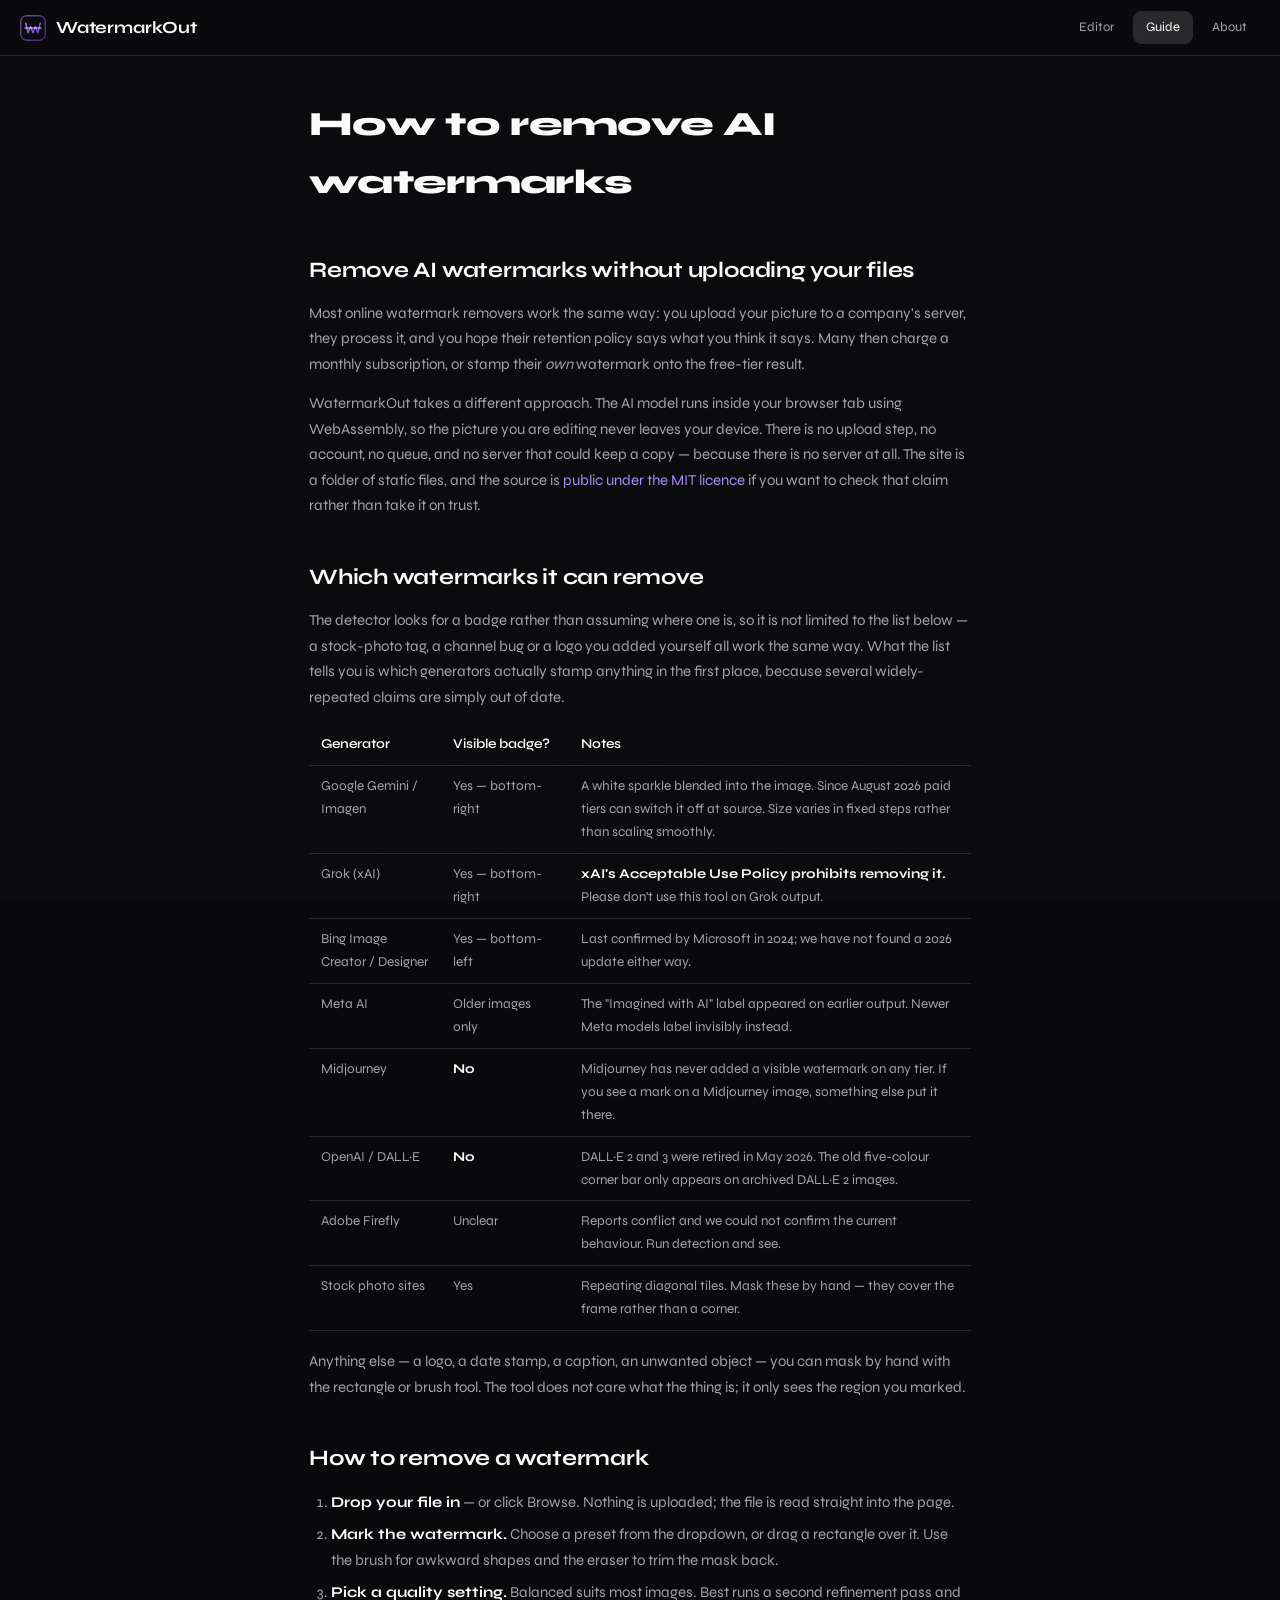
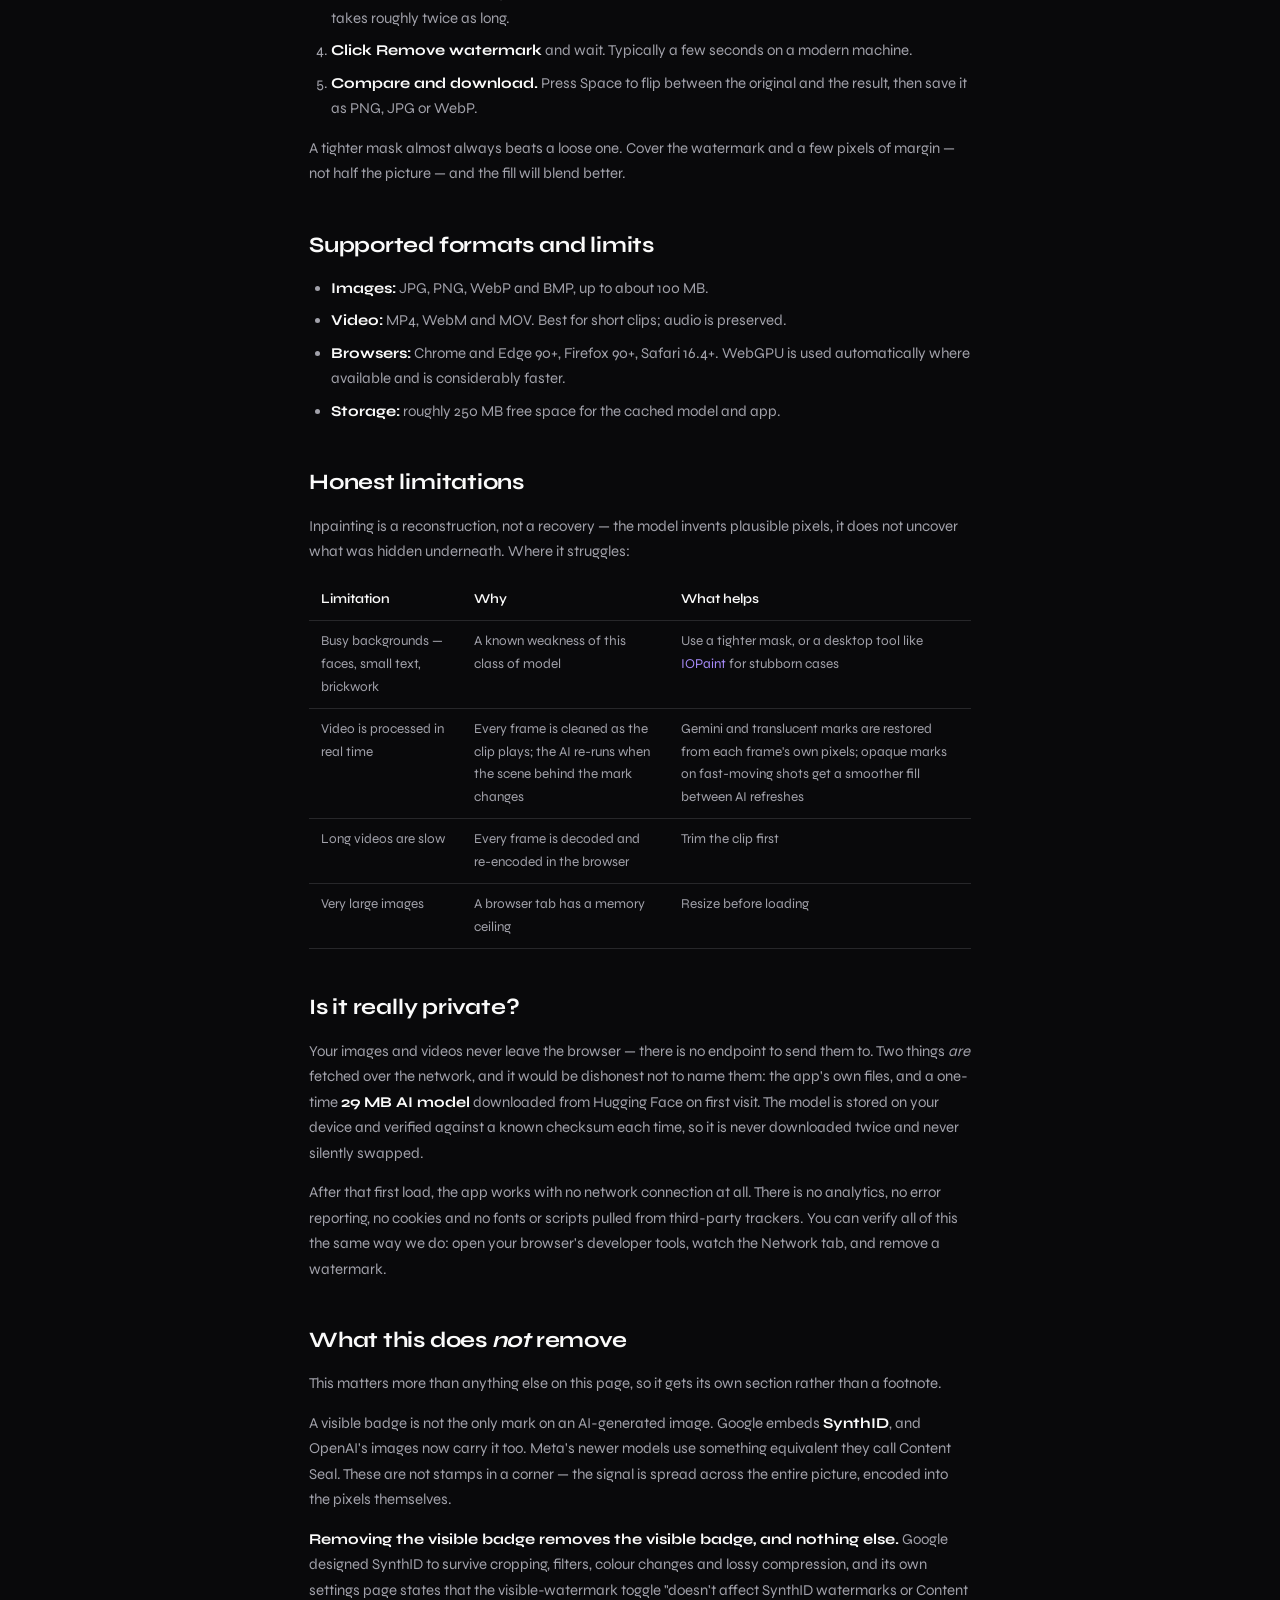
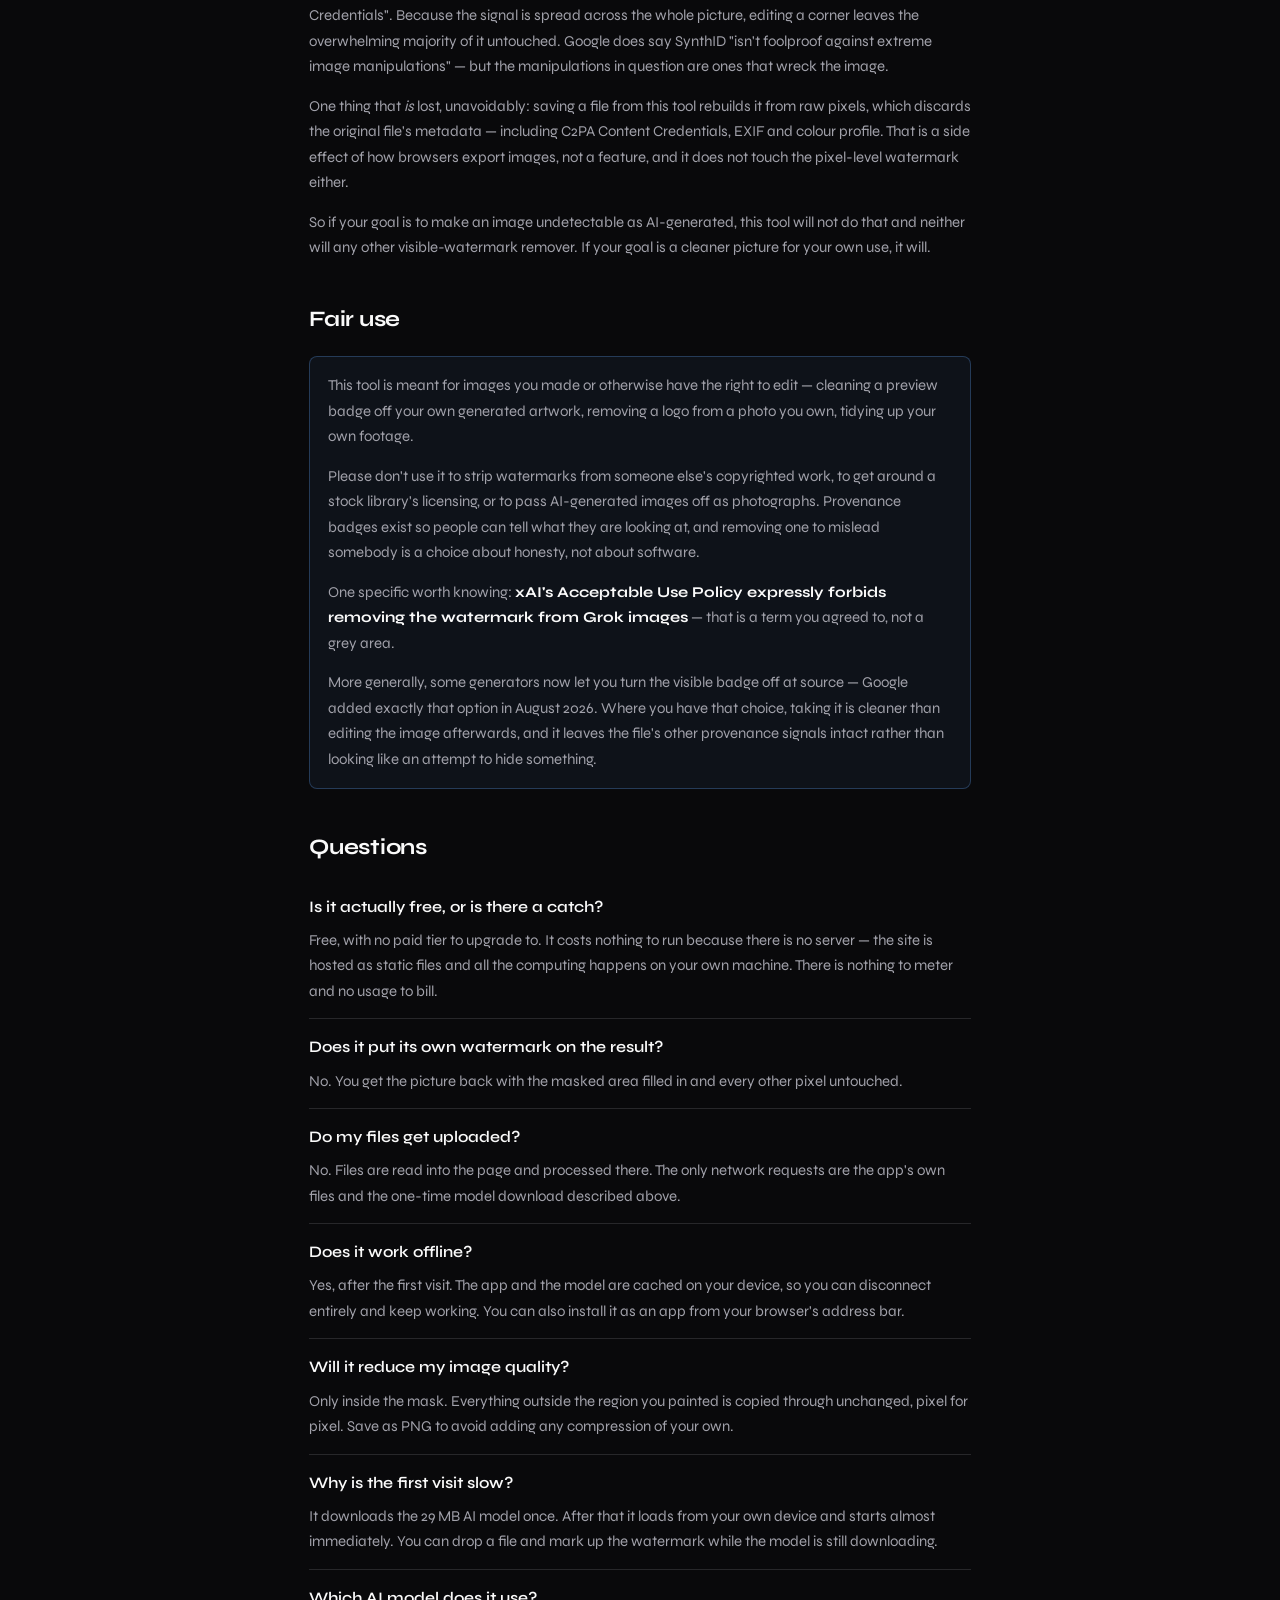
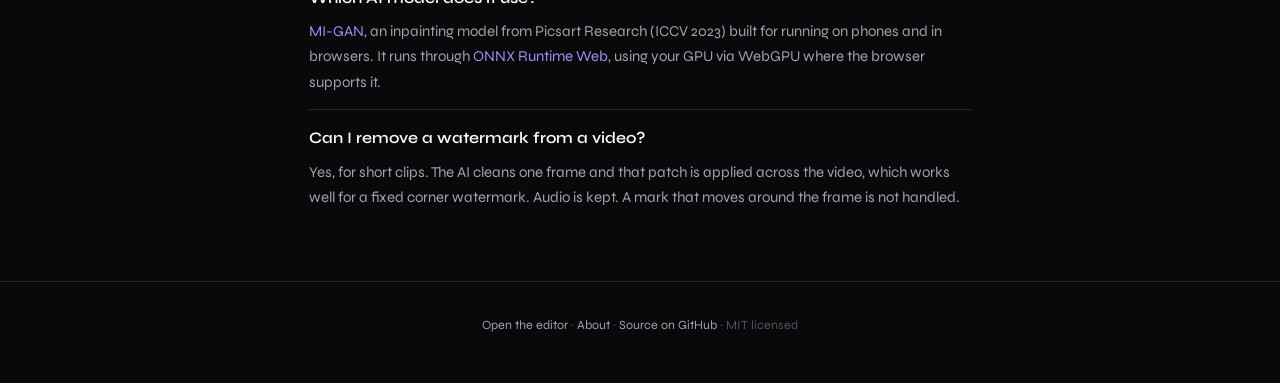
<file: static/guide.html>
<!doctype html>
<html lang="en">
<head>
  <meta charset="utf-8">
  <meta name="viewport" content="width=device-width, initial-scale=1, viewport-fit=cover">

  <!-- ===== Content Security Policy =====
       Defence-in-depth: the ONNX runtime (jsDelivr) and the model (HuggingFace)
       both come from third parties, so this pins exactly which origins the page
       may load code and data from. Notes on the non-obvious bits:
         'wasm-unsafe-eval' — required to compile the ONNX WebAssembly.
         script-src blob:   — ORT runs inference in a Worker it builds at runtime
                              (ort.env.wasm.proxy), and that worker dynamically
                              import()s a blob URL. Dropping blob: here makes the
                              WASM backend fail outright with "Failed to fetch
                              dynamically imported module" — verified, not guessed.
                              worker-src alone does NOT cover that import.
         style-src unsafe-inline — inline style attributes (progress bar widths).
                                   Scripts do NOT get unsafe-inline.
         connect-src hf.co  — HuggingFace redirects model downloads to CDN subdomains.
       frame-ancestors is not valid in a meta tag; sw.js sets it as a real header. -->
  <meta http-equiv="Content-Security-Policy" content="
    default-src 'self';
    base-uri 'self';
    object-src 'none';
    form-action 'none';
    script-src 'self' blob: 'wasm-unsafe-eval' https://cdn.jsdelivr.net;
    worker-src 'self' blob:;
    style-src 'self' 'unsafe-inline';
    font-src 'self';
    img-src 'self' data: blob:;
    media-src 'self' blob:;
    manifest-src 'self';
    connect-src 'self' blob: data: https://cdn.jsdelivr.net https://huggingface.co https://*.huggingface.co https://*.hf.co;
  ">

  <!-- ===== Primary SEO meta ===== -->
  <!-- Title kept under ~60 chars so it isn't truncated in results, and leads
       with the search term rather than the (unknown) brand name. -->
  <title>How to Remove AI Watermarks — Guide &amp; FAQ | WatermarkOut</title>
  <meta name="description" content="How to remove watermarks from Gemini, DALL·E, Midjourney, Firefly, Bing and Meta AI images. Supported formats, honest limits, privacy and FAQ.">
  <meta name="author" content="Prince Ramgarhia (DiceCodes)">
  <meta name="robots" content="index, follow">
  <link rel="canonical" href="https://iamramgarhia.github.io/free-ai-watermark-remover/guide.html">

  <!-- ===== Theme + PWA ===== -->
  <meta name="theme-color" content="#7c3aed">
  <meta name="application-name" content="WatermarkOut">
  <meta name="apple-mobile-web-app-capable" content="yes">
  <meta name="apple-mobile-web-app-status-bar-style" content="black-translucent">
  <meta name="apple-mobile-web-app-title" content="WatermarkOut">
  <meta name="format-detection" content="telephone=no">

  <!-- ===== Open Graph (Facebook, LinkedIn, Slack, Discord previews) ===== -->
  <meta property="og:type" content="website">
  <meta property="og:url" content="https://iamramgarhia.github.io/free-ai-watermark-remover/">
  <meta property="og:title" content="Free AI Watermark Remover — Runs in Your Browser">
  <meta property="og:description" content="Erase watermarks from AI images and short videos. The AI runs in your browser, so your files are never uploaded. Free, open source, no sign-up.">
  <meta property="og:image" content="https://iamramgarhia.github.io/free-ai-watermark-remover/assets/social-preview.png">
  <meta property="og:image:width" content="1200">
  <meta property="og:image:height" content="630">
  <meta property="og:image:alt" content="WatermarkOut — Free AI Watermark Remover">
  <meta property="og:site_name" content="WatermarkOut">
  <meta property="og:locale" content="en_US">

  <!-- ===== Twitter / X Card ===== -->
  <meta name="twitter:card" content="summary_large_image">
  <meta name="twitter:title" content="Free AI Watermark Remover — Runs in Your Browser">
  <meta name="twitter:description" content="Remove watermarks from AI-generated images &amp; videos, entirely in your browser. Free, private, open source.">
  <meta name="twitter:image" content="https://iamramgarhia.github.io/free-ai-watermark-remover/assets/social-preview.png">
  <meta name="twitter:image:alt" content="WatermarkOut interface showing watermark removal">

  <!-- ===== Manifest, icons, fonts ===== -->
  <link rel="manifest" href="manifest.webmanifest">
  <link rel="icon" type="image/svg+xml" href="assets/logo-icon.svg">
  <link rel="apple-touch-icon" href="assets/icons/icon-192.png">

  <!-- Fonts are self-hosted (see css/fonts.css) — no third-party request, so
       the "your files never leave the browser" claim holds for the page too. -->
  <link rel="stylesheet" href="css/fonts.css">
  <link rel="stylesheet" href="css/app.css">
</head>
<body>

  <header class="topbar">
    <div class="brand">
      <img src="assets/logo-icon.svg" alt="" class="brand-icon">
      <span class="brand-name">WatermarkOut</span>
    </div>
    <nav class="topnav">
      <a class="nav-btn" href="index.html">Editor</a>
      <a class="nav-btn active" href="guide.html">Guide</a>
      <a class="nav-btn" href="about.html">About</a>
    </nav>
  </header>

  <article class="page-content">
    <h1 class="guide-title">How to remove AI watermarks</h1>


    <h2>Remove AI watermarks without uploading your files</h2>
    <p>
      Most online watermark removers work the same way: you upload your picture to
      a company's server, they process it, and you hope their retention policy says
      what you think it says. Many then charge a monthly subscription, or stamp
      their <em>own</em> watermark onto the free-tier result.
    </p>
    <p>
      WatermarkOut takes a different approach. The AI model runs inside your
      browser tab using WebAssembly, so the picture you are editing never leaves
      your device. There is no upload step, no account, no queue, and no server
      that could keep a copy — because there is no server at all. The site is a
      folder of static files, and the source is
      <a href="https://github.com/IamRamgarhia/free-ai-watermark-remover" rel="noopener" target="_blank">public under the MIT licence</a>
      if you want to check that claim rather than take it on trust.
    </p>

    <h2>Which watermarks it can remove</h2>
    <p>
      The detector looks for a badge rather than assuming where one is, so it is
      not limited to the list below — a stock-photo tag, a channel bug or a logo
      you added yourself all work the same way. What the list tells you is which
      generators actually stamp anything in the first place, because several
      widely-repeated claims are simply out of date.
    </p>
    <div class="content-table-wrap">
      <table>
        <thead>
          <tr><th>Generator</th><th>Visible badge?</th><th>Notes</th></tr>
        </thead>
        <tbody>
          <tr>
            <td>Google Gemini / Imagen</td>
            <td>Yes — bottom-right</td>
            <td>A white sparkle blended into the image. Since August 2026 paid tiers can switch it off at source. Size varies in fixed steps rather than scaling smoothly.</td>
          </tr>
          <tr>
            <td>Grok (xAI)</td>
            <td>Yes — bottom-right</td>
            <td><strong>xAI's Acceptable Use Policy prohibits removing it.</strong> Please don't use this tool on Grok output.</td>
          </tr>
          <tr>
            <td>Bing Image Creator / Designer</td>
            <td>Yes — bottom-left</td>
            <td>Last confirmed by Microsoft in 2024; we have not found a 2026 update either way.</td>
          </tr>
          <tr>
            <td>Meta AI</td>
            <td>Older images only</td>
            <td>The "Imagined with AI" label appeared on earlier output. Newer Meta models label invisibly instead.</td>
          </tr>
          <tr>
            <td>Midjourney</td>
            <td><strong>No</strong></td>
            <td>Midjourney has never added a visible watermark on any tier. If you see a mark on a Midjourney image, something else put it there.</td>
          </tr>
          <tr>
            <td>OpenAI / DALL·E</td>
            <td><strong>No</strong></td>
            <td>DALL·E 2 and 3 were retired in May 2026. The old five-colour corner bar only appears on archived DALL·E 2 images.</td>
          </tr>
          <tr>
            <td>Adobe Firefly</td>
            <td>Unclear</td>
            <td>Reports conflict and we could not confirm the current behaviour. Run detection and see.</td>
          </tr>
          <tr>
            <td>Stock photo sites</td>
            <td>Yes</td>
            <td>Repeating diagonal tiles. Mask these by hand — they cover the frame rather than a corner.</td>
          </tr>
        </tbody>
      </table>
    </div>
    <p>
      Anything else — a logo, a date stamp, a caption, an unwanted object — you can
      mask by hand with the rectangle or brush tool. The tool does not care what
      the thing is; it only sees the region you marked.
    </p>

    <h2>How to remove a watermark</h2>
    <ol>
      <li><strong>Drop your file in</strong> — or click Browse. Nothing is uploaded; the file is read straight into the page.</li>
      <li><strong>Mark the watermark.</strong> Choose a preset from the dropdown, or drag a rectangle over it. Use the brush for awkward shapes and the eraser to trim the mask back.</li>
      <li><strong>Pick a quality setting.</strong> Balanced suits most images. Best runs a second refinement pass and takes roughly twice as long.</li>
      <li><strong>Click Remove watermark</strong> and wait. Typically a few seconds on a modern machine.</li>
      <li><strong>Compare and download.</strong> Press Space to flip between the original and the result, then save it as PNG, JPG or WebP.</li>
    </ol>
    <p>
      A tighter mask almost always beats a loose one. Cover the watermark and a
      few pixels of margin — not half the picture — and the fill will blend better.
    </p>

    <h2>Supported formats and limits</h2>
    <ul>
      <li><strong>Images:</strong> JPG, PNG, WebP and BMP, up to about 100&nbsp;MB.</li>
      <li><strong>Video:</strong> MP4, WebM and MOV. Best for short clips; audio is preserved.</li>
      <li><strong>Browsers:</strong> Chrome and Edge 90+, Firefox 90+, Safari 16.4+. WebGPU is used automatically where available and is considerably faster.</li>
      <li><strong>Storage:</strong> roughly 250&nbsp;MB free space for the cached model and app.</li>
    </ul>

    <h2>Honest limitations</h2>
    <p>
      Inpainting is a reconstruction, not a recovery — the model invents plausible
      pixels, it does not uncover what was hidden underneath. Where it struggles:
    </p>
    <div class="content-table-wrap">
      <table>
        <thead><tr><th>Limitation</th><th>Why</th><th>What helps</th></tr></thead>
        <tbody>
          <tr><td>Busy backgrounds — faces, small text, brickwork</td><td>A known weakness of this class of model</td><td>Use a tighter mask, or a desktop tool like <a href="https://github.com/Sanster/IOPaint" rel="noopener" target="_blank">IOPaint</a> for stubborn cases</td></tr>
          <tr><td>Video is processed in real time</td><td>Every frame is cleaned as the clip plays; the AI re-runs when the scene behind the mark changes</td><td>Gemini and translucent marks are restored from each frame's own pixels; opaque marks on fast-moving shots get a smoother fill between AI refreshes</td></tr>
          <tr><td>Long videos are slow</td><td>Every frame is decoded and re-encoded in the browser</td><td>Trim the clip first</td></tr>
          <tr><td>Very large images</td><td>A browser tab has a memory ceiling</td><td>Resize before loading</td></tr>
        </tbody>
      </table>
    </div>

    <h2>Is it really private?</h2>
    <p>
      Your images and videos never leave the browser — there is no endpoint to send
      them to. Two things <em>are</em> fetched over the network, and it would be
      dishonest not to name them: the app's own files, and a one-time
      <strong>29&nbsp;MB AI model</strong> downloaded from Hugging Face on first
      visit. The model is stored on your device and verified against a known
      checksum each time, so it is never downloaded twice and never silently
      swapped.
    </p>
    <p>
      After that first load, the app works with no network connection at all. There
      is no analytics, no error reporting, no cookies and no fonts or scripts
      pulled from third-party trackers. You can verify all of this the same way we
      do: open your browser's developer tools, watch the Network tab, and remove a
      watermark.
    </p>

    <h2>What this does <em>not</em> remove</h2>
    <p>
      This matters more than anything else on this page, so it gets its own
      section rather than a footnote.
    </p>
    <p>
      A visible badge is not the only mark on an AI-generated image. Google
      embeds <strong>SynthID</strong>, and OpenAI's images now carry it too. Meta's
      newer models use something equivalent they call Content Seal. These are not
      stamps in a corner — the signal is spread across the entire picture,
      encoded into the pixels themselves.
    </p>
    <p>
      <strong>Removing the visible badge removes the visible badge, and nothing
      else.</strong> Google designed SynthID to survive cropping, filters, colour
      changes and lossy compression, and its own settings page states that the
      visible-watermark toggle "doesn't affect SynthID watermarks or Content
      Credentials". Because the signal is spread across the whole picture, editing
      a corner leaves the overwhelming majority of it untouched. Google does say
      SynthID "isn't foolproof against extreme image manipulations" — but the
      manipulations in question are ones that wreck the image.
    </p>
    <p>
      One thing that <em>is</em> lost, unavoidably: saving a file from this tool
      rebuilds it from raw pixels, which discards the original file's metadata —
      including C2PA Content Credentials, EXIF and colour profile. That is a side
      effect of how browsers export images, not a feature, and it does not touch
      the pixel-level watermark either.
    </p>
    <p>
      So if your goal is to make an image undetectable as AI-generated, this tool
      will not do that and neither will any other visible-watermark remover. If
      your goal is a cleaner picture for your own use, it will.
    </p>

    <h2>Fair use</h2>
    <div class="ethics-note">
      <p>
        This tool is meant for images you made or otherwise have the right to edit —
        cleaning a preview badge off your own generated artwork, removing a logo from
        a photo you own, tidying up your own footage.
      </p>
      <p>
        Please don't use it to strip watermarks from someone else's copyrighted work,
        to get around a stock library's licensing, or to pass AI-generated images off
        as photographs. Provenance badges exist so people can tell what they are
        looking at, and removing one to mislead somebody is a choice about honesty,
        not about software.
      </p>
      <p>
        One specific worth knowing: <strong>xAI's Acceptable Use Policy expressly
        forbids removing the watermark from Grok images</strong> — that is a term you
        agreed to, not a grey area.
      </p>
      <p>
        More generally, some generators now let you turn the visible badge off at
        source — Google added exactly that option in August 2026. Where you have
        that choice, taking it is cleaner than editing the image afterwards, and it
        leaves the file's other provenance signals intact rather than looking like
        an attempt to hide something.
      </p>
    </div>

    <h2>Questions</h2>

    <div class="faq-item">
      <h3>Is it actually free, or is there a catch?</h3>
      <p>
        Free, with no paid tier to upgrade to. It costs nothing to run because there
        is no server — the site is hosted as static files and all the computing
        happens on your own machine. There is nothing to meter and no usage to bill.
      </p>
    </div>

    <div class="faq-item">
      <h3>Does it put its own watermark on the result?</h3>
      <p>No. You get the picture back with the masked area filled in and every other pixel untouched.</p>
    </div>

    <div class="faq-item">
      <h3>Do my files get uploaded?</h3>
      <p>
        No. Files are read into the page and processed there. The only network
        requests are the app's own files and the one-time model download described
        above.
      </p>
    </div>

    <div class="faq-item">
      <h3>Does it work offline?</h3>
      <p>
        Yes, after the first visit. The app and the model are cached on your device,
        so you can disconnect entirely and keep working. You can also install it as
        an app from your browser's address bar.
      </p>
    </div>

    <div class="faq-item">
      <h3>Will it reduce my image quality?</h3>
      <p>
        Only inside the mask. Everything outside the region you painted is copied
        through unchanged, pixel for pixel. Save as PNG to avoid adding any
        compression of your own.
      </p>
    </div>

    <div class="faq-item">
      <h3>Why is the first visit slow?</h3>
      <p>
        It downloads the 29&nbsp;MB AI model once. After that it loads from your own
        device and starts almost immediately. You can drop a file and mark up the
        watermark while the model is still downloading.
      </p>
    </div>

    <div class="faq-item">
      <h3>Which AI model does it use?</h3>
      <p>
        <a href="https://github.com/Picsart-AI-Research/MI-GAN" rel="noopener" target="_blank">MI-GAN</a>,
        an inpainting model from Picsart Research (ICCV 2023) built for running on
        phones and in browsers. It runs through
        <a href="https://onnxruntime.ai/docs/tutorials/web/" rel="noopener" target="_blank">ONNX Runtime Web</a>,
        using your GPU via WebGPU where the browser supports it.
      </p>
    </div>

    <div class="faq-item">
      <h3>Can I remove a watermark from a video?</h3>
      <p>
        Yes, for short clips. The AI cleans one frame and that patch is applied
        across the video, which works well for a fixed corner watermark. Audio is
        kept. A mark that moves around the frame is not handled.
      </p>
    </div>

    </article>

  <footer class="site-footer">
    <p>
      <a href="index.html">Open the editor</a>
      · <a href="about.html">About</a>
      · <a href="https://github.com/IamRamgarhia/free-ai-watermark-remover" rel="noopener" target="_blank">Source on GitHub</a>
      · MIT licensed
    </p>
  </footer>

  <script type="module" src="js/about.js"></script>
</body>
</html>
</file>
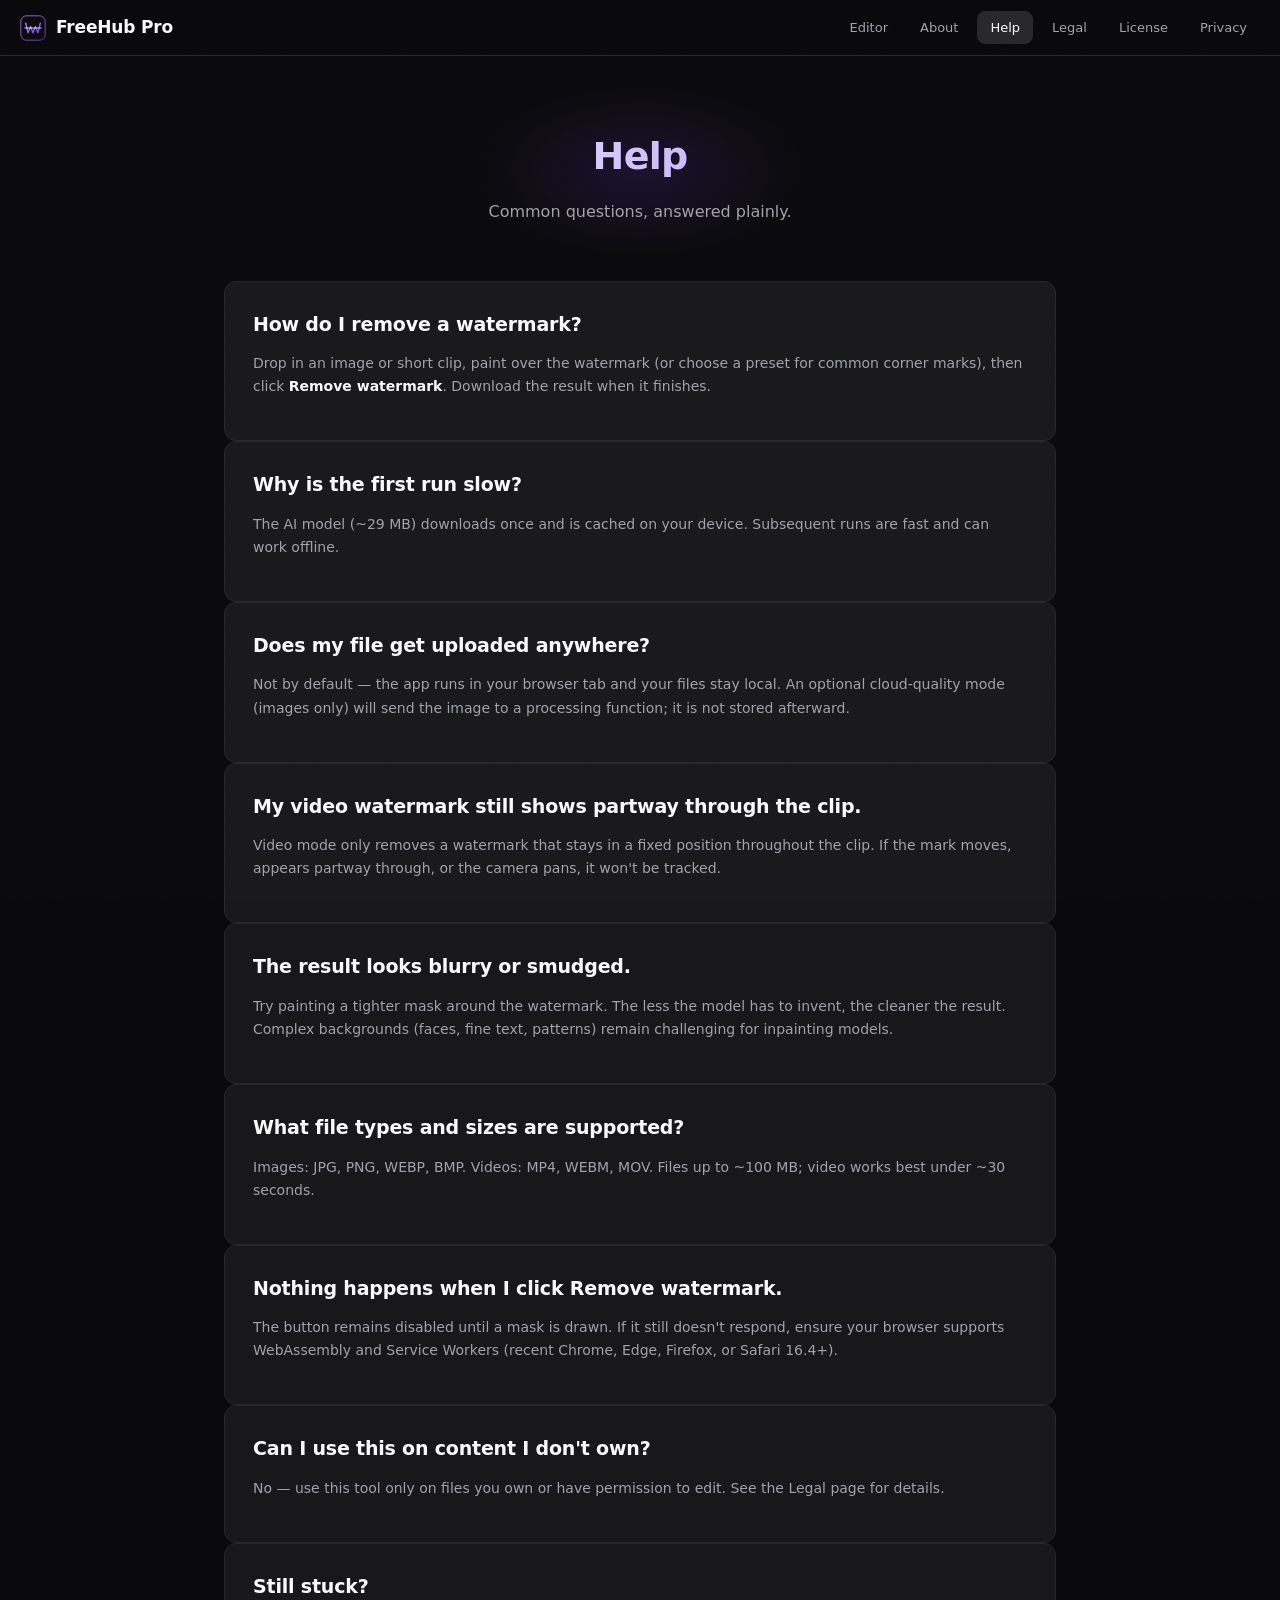
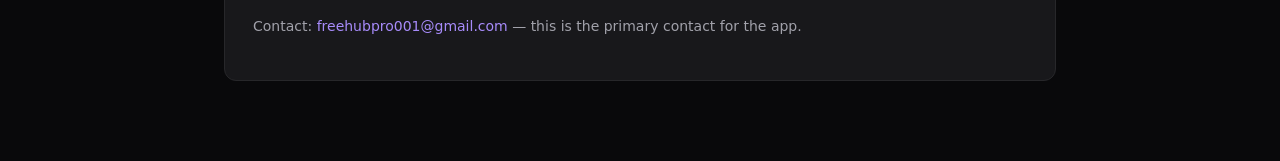
<file: static/help.html>
<!doctype html>
<html lang="en">
<head>
  <meta charset="utf-8">
  <meta name="viewport" content="width=device-width, initial-scale=1, viewport-fit=cover">
  <title>Help — FreeHub Pro Watermark Remover</title>
  <meta name="description" content="Help and frequently asked questions for FreeHub Pro Watermark Remover.">
  <link rel="stylesheet" href="css/app.css">
  <link rel="stylesheet" href="css/about.css">
</head>
<body>
  <header class="topbar">
    <div class="brand">
      <img src="assets/logo-icon.svg" alt="" class="brand-icon">
      <span class="brand-name">FreeHub Pro</span>
    </div>
    <nav class="topnav">
      <a class="nav-btn" href="index.html">Editor</a>
      <a class="nav-btn" href="about.html">About</a>
      <a class="nav-btn active" href="help.html">Help</a>
      <a class="nav-btn" href="legal.html">Legal</a>
      <a class="nav-btn" href="license.html">License</a>
      <a class="nav-btn" href="privacy.html">Privacy</a>
    </nav>
  </header>

  <main class="about-page">
    <section class="about-hero">
      <h1 class="about-title">Help</h1>
      <p class="about-tagline">Common questions, answered plainly.</p>
    </section>

    <div class="mt-8 flex flex-col gap-6">
      <section class="panel p-4 about-card">
        <h2 class="font-display text-base font-semibold text-paper">How do I remove a watermark?</h2>
        <p class="mt-1.5 text-sm text-muted">Drop in an image or short clip, paint over the watermark (or choose a preset for common corner marks), then click <strong>Remove watermark</strong>. Download the result when it finishes.</p>
      </section>

      <section class="panel p-4 about-card">
        <h2 class="font-display text-base font-semibold text-paper">Why is the first run slow?</h2>
        <p class="mt-1.5 text-sm text-muted">The AI model (~29 MB) downloads once and is cached on your device. Subsequent runs are fast and can work offline.</p>
      </section>

      <section class="panel p-4 about-card">
        <h2 class="font-display text-base font-semibold text-paper">Does my file get uploaded anywhere?</h2>
        <p class="mt-1.5 text-sm text-muted">Not by default — the app runs in your browser tab and your files stay local. An optional cloud-quality mode (images only) will send the image to a processing function; it is not stored afterward.</p>
      </section>

      <section class="panel p-4 about-card">
        <h2 class="font-display text-base font-semibold text-paper">My video watermark still shows partway through the clip.</h2>
        <p class="mt-1.5 text-sm text-muted">Video mode only removes a watermark that stays in a fixed position throughout the clip. If the mark moves, appears partway through, or the camera pans, it won't be tracked.</p>
      </section>

      <section class="panel p-4 about-card">
        <h2 class="font-display text-base font-semibold text-paper">The result looks blurry or smudged.</h2>
        <p class="mt-1.5 text-sm text-muted">Try painting a tighter mask around the watermark. The less the model has to invent, the cleaner the result. Complex backgrounds (faces, fine text, patterns) remain challenging for inpainting models.</p>
      </section>

      <section class="panel p-4 about-card">
        <h2 class="font-display text-base font-semibold text-paper">What file types and sizes are supported?</h2>
        <p class="mt-1.5 text-sm text-muted">Images: JPG, PNG, WEBP, BMP. Videos: MP4, WEBM, MOV. Files up to ~100 MB; video works best under ~30 seconds.</p>
      </section>

      <section class="panel p-4 about-card">
        <h2 class="font-display text-base font-semibold text-paper">Nothing happens when I click Remove watermark.</h2>
        <p class="mt-1.5 text-sm text-muted">The button remains disabled until a mask is drawn. If it still doesn't respond, ensure your browser supports WebAssembly and Service Workers (recent Chrome, Edge, Firefox, or Safari 16.4+).</p>
      </section>

      <section class="panel p-4 about-card">
        <h2 class="font-display text-base font-semibold text-paper">Can I use this on content I don't own?</h2>
        <p class="mt-1.5 text-sm text-muted">No — use this tool only on files you own or have permission to edit. See the Legal page for details.</p>
      </section>

      <section class="panel p-4 about-card">
        <h2 class="font-display text-base font-semibold text-paper">Still stuck?</h2>
        <p class="mt-1.5 text-sm text-muted">Contact: <a href="mailto:freehubpro001@gmail.com">freehubpro001@gmail.com</a> — this is the primary contact for the app.</p>
      </section>
    </div>
  </main>
</body>
</html>
</file>
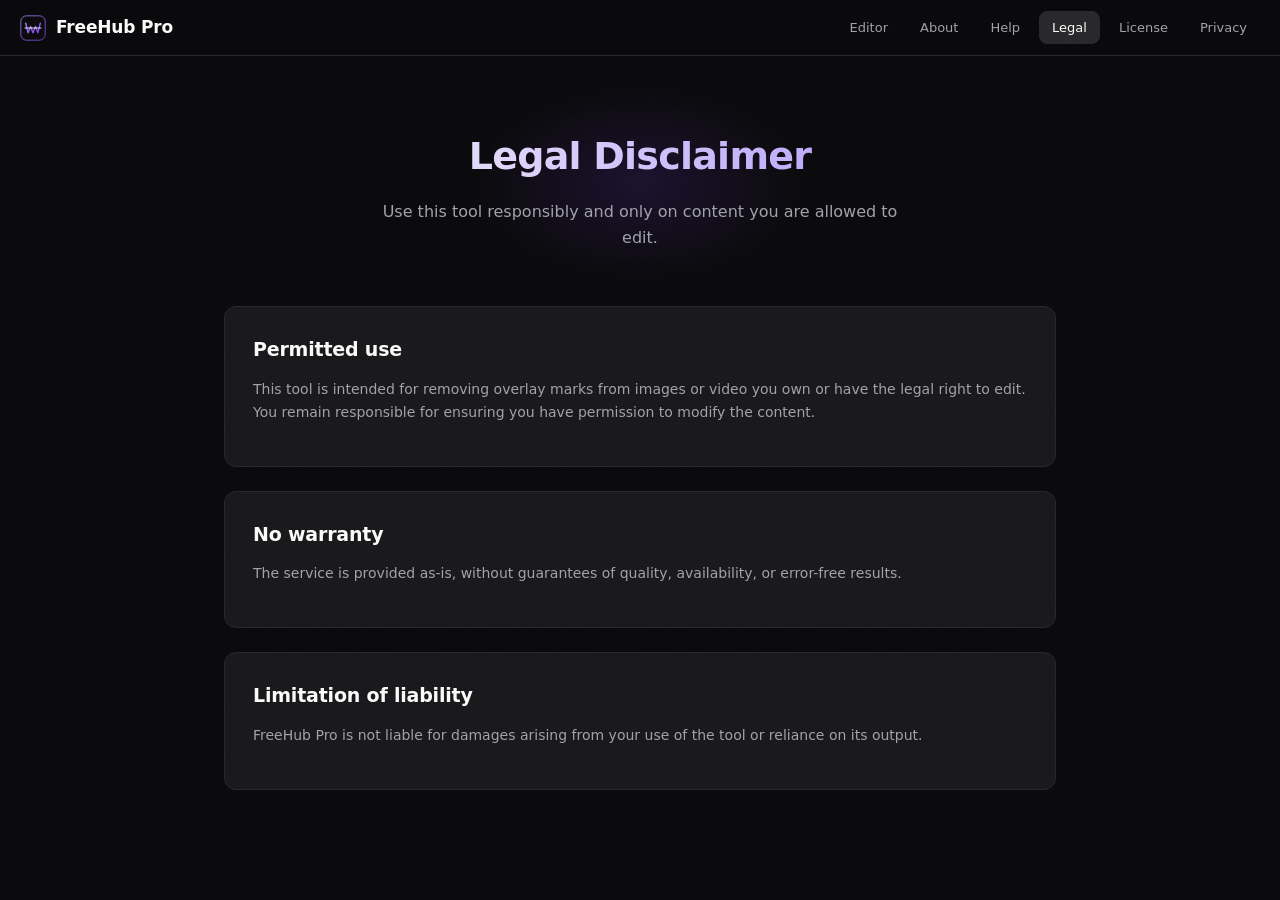
<file: static/legal.html>
<!doctype html>
<html lang="en">
<head>
  <meta charset="utf-8">
  <meta name="viewport" content="width=device-width, initial-scale=1, viewport-fit=cover">
  <title>Legal Disclaimer — FreeHub Pro Watermark Remover</title>
  <meta name="description" content="Legal disclaimer for FreeHub Pro Watermark Remover.">
  <link rel="stylesheet" href="css/app.css">
  <link rel="stylesheet" href="css/about.css">
</head>
<body>
  <header class="topbar">
    <div class="brand">
      <img src="assets/logo-icon.svg" alt="" class="brand-icon">
      <span class="brand-name">FreeHub Pro</span>
    </div>
    <nav class="topnav">
      <a class="nav-btn" href="index.html">Editor</a>
      <a class="nav-btn" href="about.html">About</a>
      <a class="nav-btn" href="help.html">Help</a>
      <a class="nav-btn active" href="legal.html">Legal</a>
      <a class="nav-btn" href="license.html">License</a>
      <a class="nav-btn" href="privacy.html">Privacy</a>
    </nav>
  </header>

  <main class="about-page">
    <section class="about-hero">
      <h1 class="about-title">Legal Disclaimer</h1>
      <p class="about-tagline">Use this tool responsibly and only on content you are allowed to edit.</p>
    </section>

    <section class="about-card">
      <h2>Permitted use</h2>
      <p>This tool is intended for removing overlay marks from images or video you own or have the legal right to edit. You remain responsible for ensuring you have permission to modify the content.</p>
    </section>

    <section class="about-card">
      <h2>No warranty</h2>
      <p>The service is provided as-is, without guarantees of quality, availability, or error-free results.</p>
    </section>

    <section class="about-card">
      <h2>Limitation of liability</h2>
      <p>FreeHub Pro is not liable for damages arising from your use of the tool or reliance on its output.</p>
    </section>
  </main>
</body>
</html>
</file>
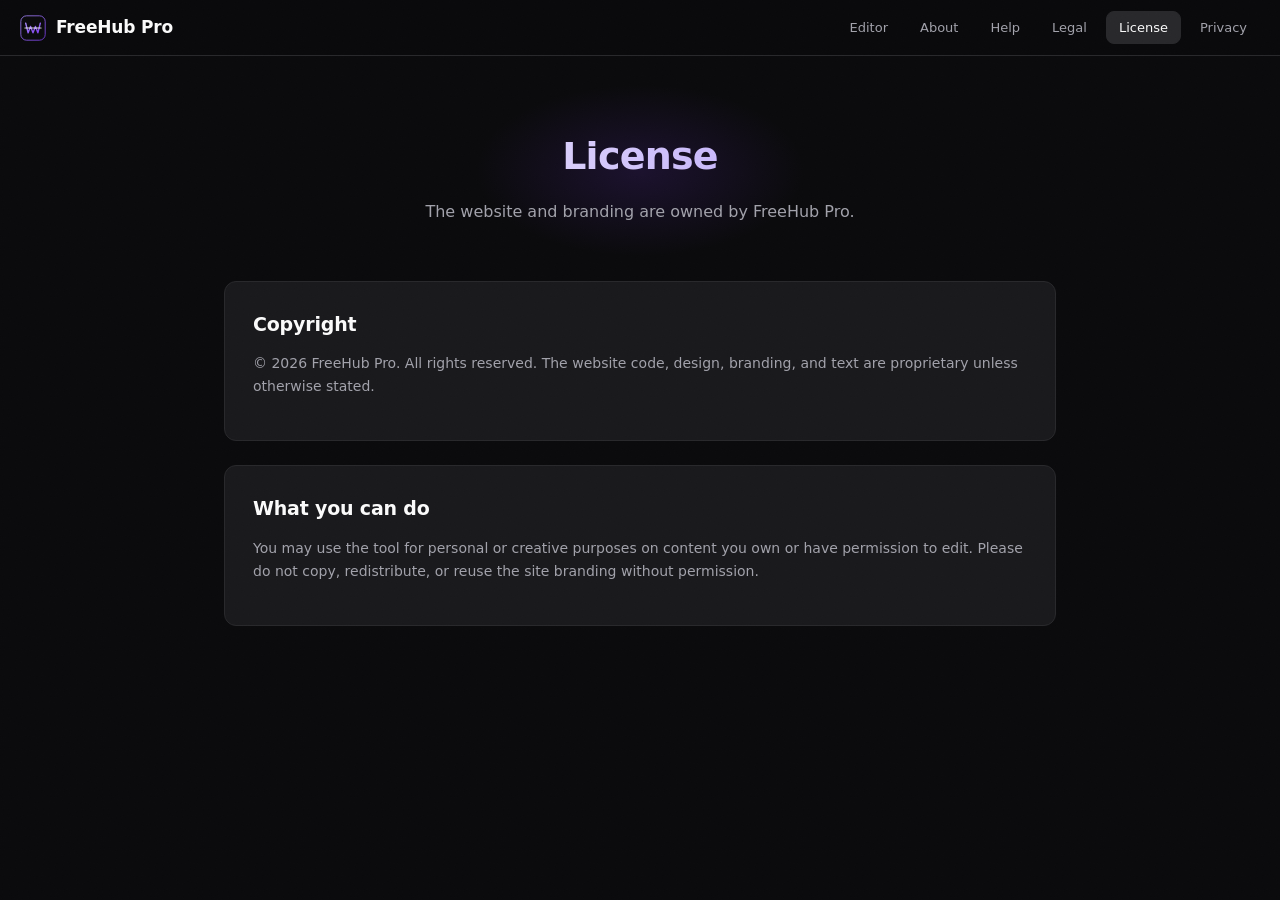
<file: static/license.html>
<!doctype html>
<html lang="en">
<head>
  <meta charset="utf-8">
  <meta name="viewport" content="width=device-width, initial-scale=1, viewport-fit=cover">
  <title>License — FreeHub Pro Watermark Remover</title>
  <meta name="description" content="License information for FreeHub Pro Watermark Remover.">
  <link rel="stylesheet" href="css/app.css">
  <link rel="stylesheet" href="css/about.css">
</head>
<body>
  <header class="topbar">
    <div class="brand">
      <img src="assets/logo-icon.svg" alt="" class="brand-icon">
      <span class="brand-name">FreeHub Pro</span>
    </div>
    <nav class="topnav">
      <a class="nav-btn" href="index.html">Editor</a>
      <a class="nav-btn" href="about.html">About</a>
      <a class="nav-btn" href="help.html">Help</a>
      <a class="nav-btn" href="legal.html">Legal</a>
      <a class="nav-btn active" href="license.html">License</a>
      <a class="nav-btn" href="privacy.html">Privacy</a>
    </nav>
  </header>

  <main class="about-page">
    <section class="about-hero">
      <h1 class="about-title">License</h1>
      <p class="about-tagline">The website and branding are owned by FreeHub Pro.</p>
    </section>

    <section class="about-card">
      <h2>Copyright</h2>
      <p>© 2026 FreeHub Pro. All rights reserved. The website code, design, branding, and text are proprietary unless otherwise stated.</p>
    </section>

    <section class="about-card">
      <h2>What you can do</h2>
      <p>You may use the tool for personal or creative purposes on content you own or have permission to edit. Please do not copy, redistribute, or reuse the site branding without permission.</p>
    </section>
  </main>
</body>
</html>
</file>
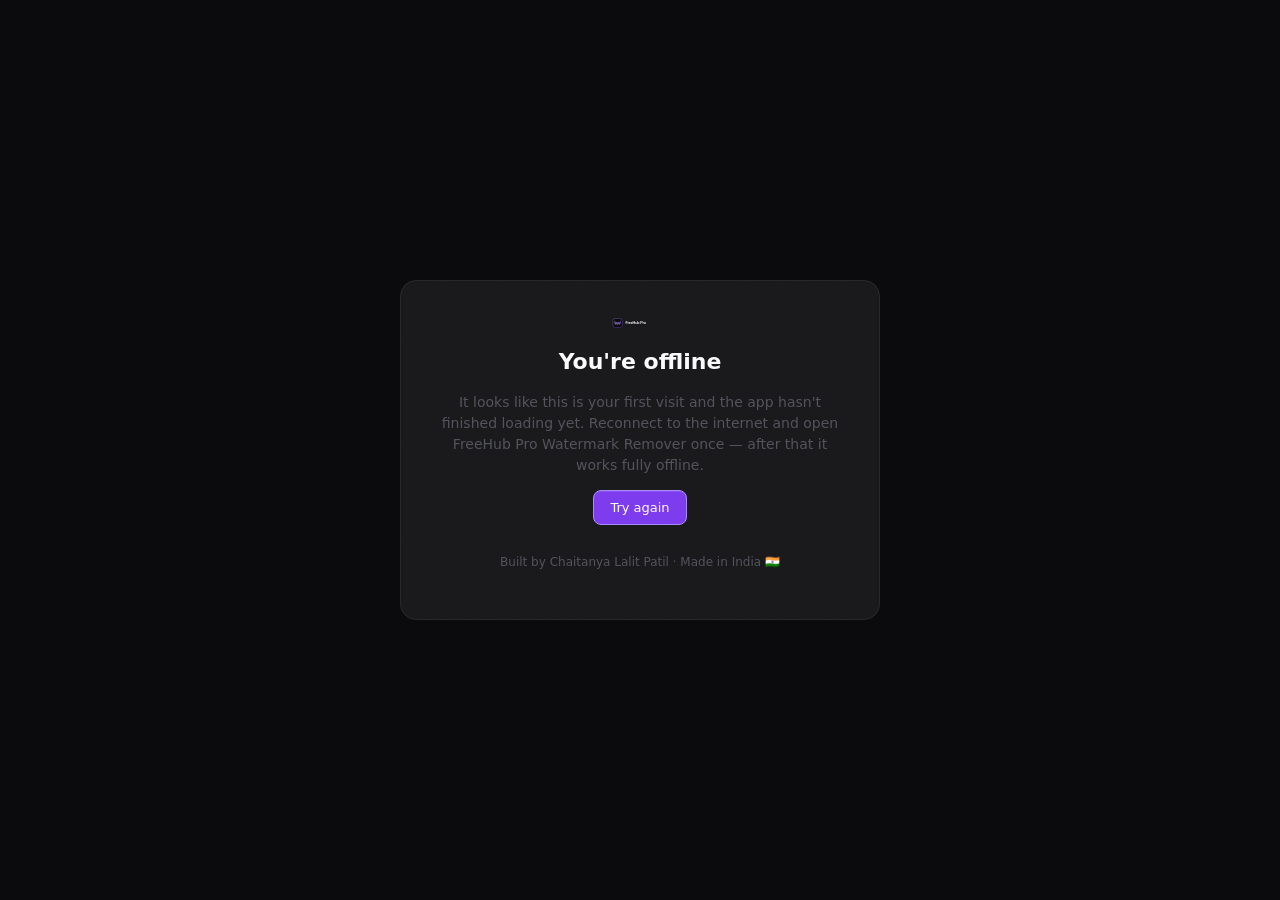
<file: static/offline.html>
<!doctype html>
<html lang="en">
<head>
  <meta charset="utf-8">
  <meta name="viewport" content="width=device-width, initial-scale=1">
  <meta name="theme-color" content="#7c3aed">
  <title>FreeHub Pro Watermark Remover — Offline</title>
  <link rel="stylesheet" href="css/app.css">
</head>
<body class="centered-page">
  <main class="message-card">
    <img src="assets/logo.svg" alt="FreeHub Pro Watermark Remover" class="message-logo">
    <h1>You're offline</h1>
    <p class="text-muted">
      It looks like this is your first visit and the app hasn't finished loading yet.
      Reconnect to the internet and open FreeHub Pro Watermark Remover once — after that it works fully offline.
    </p>
    <button class="btn-primary" onclick="location.reload()">Try again</button>
    <p class="message-footer text-muted">
      Built by Chaitanya Lalit Patil · Made in India 🇮🇳
    </p>
  </main>
</body>
</html>
</file>
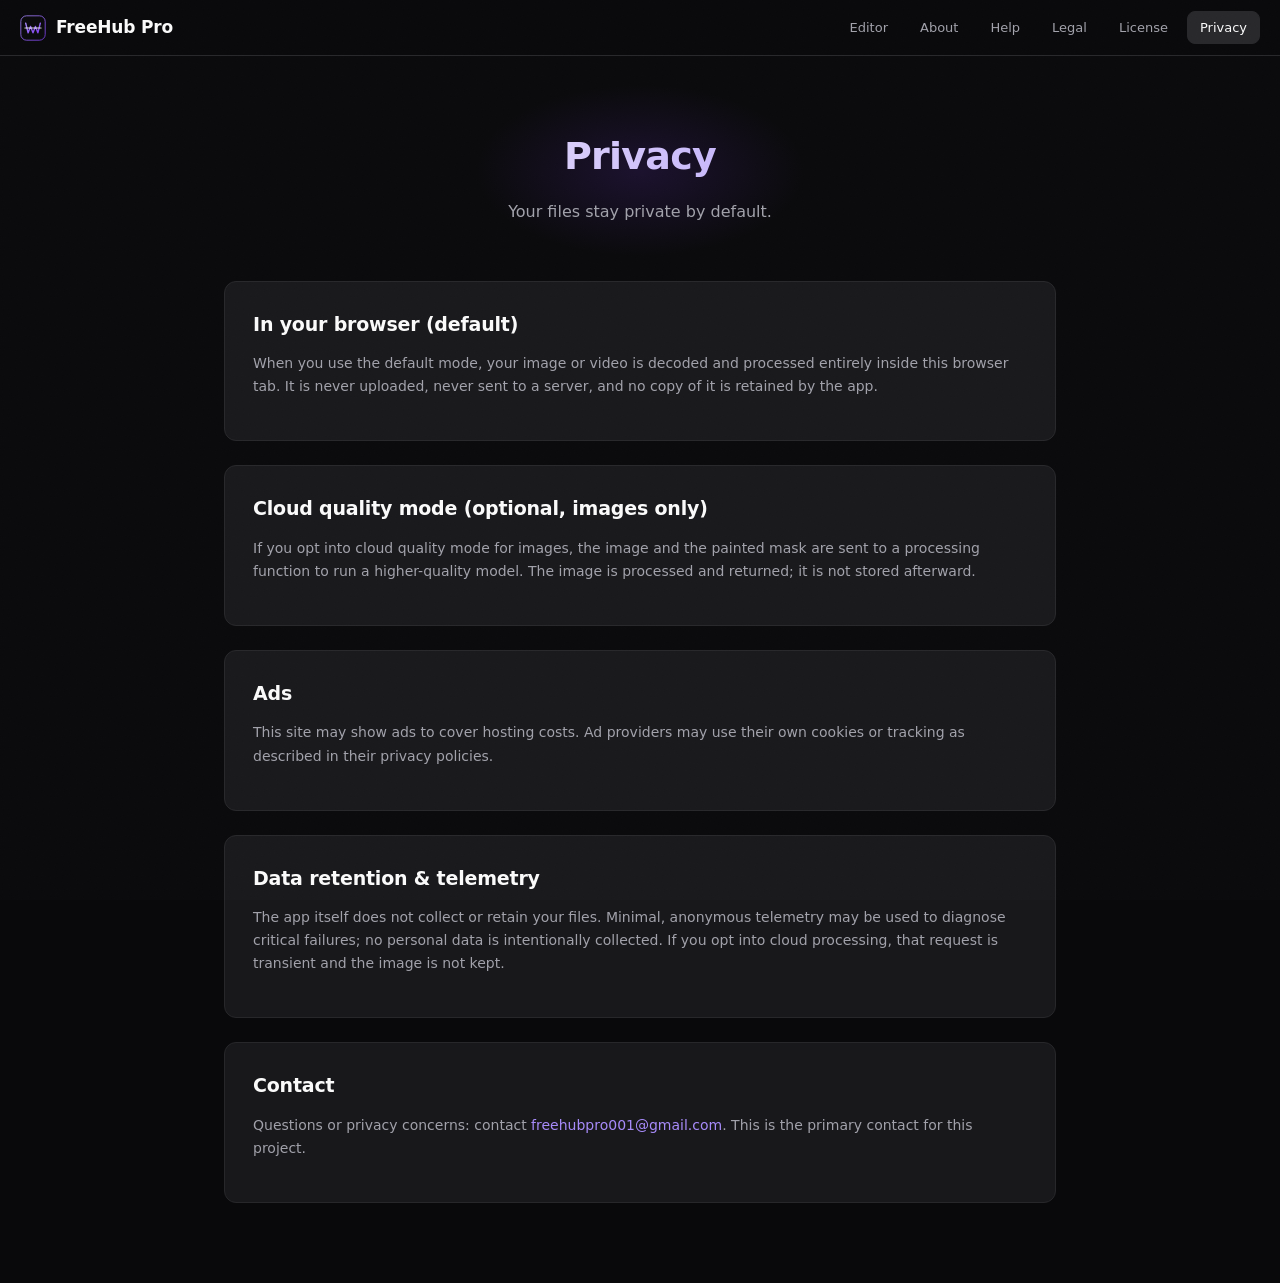
<file: static/privacy.html>
<!doctype html>
<html lang="en">
<head>
  <meta charset="utf-8">
  <meta name="viewport" content="width=device-width, initial-scale=1, viewport-fit=cover">
  <title>Privacy — FreeHub Pro Watermark Remover</title>
  <meta name="description" content="Privacy information for FreeHub Pro Watermark Remover.">
  <link rel="stylesheet" href="css/app.css">
  <link rel="stylesheet" href="css/about.css">
</head>
<body>
  <header class="topbar">
    <div class="brand">
      <img src="assets/logo-icon.svg" alt="" class="brand-icon">
      <span class="brand-name">FreeHub Pro</span>
    </div>
    <nav class="topnav">
      <a class="nav-btn" href="index.html">Editor</a>
      <a class="nav-btn" href="about.html">About</a>
      <a class="nav-btn" href="help.html">Help</a>
      <a class="nav-btn" href="legal.html">Legal</a>
      <a class="nav-btn" href="license.html">License</a>
      <a class="nav-btn active" href="privacy.html">Privacy</a>
    </nav>
  </header>

  <main class="about-page">
    <section class="about-hero">
      <h1 class="about-title">Privacy</h1>
      <p class="about-tagline">Your files stay private by default.</p>
    </section>

    <section class="about-card">
      <h2>In your browser (default)</h2>
      <p class="mt-2 text-muted">When you use the default mode, your image or video is decoded and processed entirely inside this browser tab. It is never uploaded, never sent to a server, and no copy of it is retained by the app.</p>
    </section>

    <section class="about-card">
      <h2>Cloud quality mode (optional, images only)</h2>
      <p class="mt-2 text-muted">If you opt into cloud quality mode for images, the image and the painted mask are sent to a processing function to run a higher-quality model. The image is processed and returned; it is not stored afterward.</p>
    </section>

    <section class="about-card">
      <h2>Ads</h2>
      <p class="mt-2 text-muted">This site may show ads to cover hosting costs. Ad providers may use their own cookies or tracking as described in their privacy policies.</p>
    </section>

    <section class="about-card">
      <h2>Data retention & telemetry</h2>
      <p class="mt-2 text-muted">The app itself does not collect or retain your files. Minimal, anonymous telemetry may be used to diagnose critical failures; no personal data is intentionally collected. If you opt into cloud processing, that request is transient and the image is not kept.</p>
    </section>

    <section class="about-card">
      <h2>Contact</h2>
      <p class="mt-2 text-muted">Questions or privacy concerns: contact <a href="mailto:freehubpro001@gmail.com">freehubpro001@gmail.com</a>. This is the primary contact for this project.</p>
    </section>
  </main>
</body>
</html>
</file>
<file: static/css/fonts.css>
/* Self-hosted fonts — shared by index.html and about.html.
 *
 * These used to load from fonts.googleapis.com / fonts.gstatic.com. That
 * contradicted the site's core claim: About tells visitors to open the Network
 * tab and see no requests, while every page view was handing their IP to a
 * third party. Self-hosting makes that claim true, removes a render-blocking
 * cross-origin request, and means the fonts work offline like everything else.
 *
 * Both families are SIL Open Font License 1.1 — see assets/fonts/OFL.txt.
 * Latin subset only; the UI is English.
 *
 * To refresh: fetch the css2 URL with a modern browser User-Agent, pull the
 * `latin` @font-face blocks, and download the woff2 files they point at.
 */

/* Syne ships as a single variable font covering the whole 400-800 range,
   so one file serves every weight the UI uses. */
@font-face {
  font-family: 'Syne';
  font-style: normal;
  font-weight: 400 800;
  font-display: swap;
  src: url('../assets/fonts/syne-variable.woff2') format('woff2-variations');
}

@font-face {
  font-family: 'DM Mono';
  font-style: normal;
  font-weight: 400;
  font-display: swap;
  src: url('../assets/fonts/dm-mono-400.woff2') format('woff2');
}

@font-face {
  font-family: 'DM Mono';
  font-style: normal;
  font-weight: 500;
  font-display: swap;
  src: url('../assets/fonts/dm-mono-500.woff2') format('woff2');
}
</file>
<file: static/css/app.css>
/* WatermarkOut — Design System
   Dark editorial, violet accent, Syne + DM Mono. */

/* === Tokens === */
:root {
  --bg-base:        #09090b;
  --bg-card:        #18181b;
  --bg-surface:     #27272a;
  --bg-hover:       #3f3f46;
  --bg-elevated:    #1c1c20;

  --border:         #27272a;
  --border-focus:   #71717a;
  --border-accent:  #a78bfa;

  --text-primary:   #fafafa;
  --text-secondary: #a1a1aa;
  --text-muted:     #52525b;
  --text-accent:    #a78bfa;

  --accent:         #7c3aed;
  --accent-light:   #a78bfa;
  --accent-glow:    rgba(124, 58, 237, 0.15);

  --success:        #4ade80;
  --warning:        #fb923c;
  --error:          #f87171;
  --info:           #60a5fa;

  --radius-sm: 4px;
  --radius-md: 8px;
  --radius-lg: 12px;
  --radius-xl: 16px;

  --shadow-sm: 0 1px 2px rgba(0,0,0,0.5);
  --shadow-md: 0 4px 16px rgba(0,0,0,0.4);
  --shadow-glow: 0 0 24px rgba(124, 58, 237, 0.25);

  --topbar-h: 56px;
  --sidebar-w: 300px;
  --toolbar-h: 48px;
}

/* === Reset === */
*, *::before, *::after { box-sizing: border-box; }
html, body { margin: 0; padding: 0; }
html { color-scheme: dark; }
body {
  font-family: 'Syne', 'Segoe UI', system-ui, sans-serif;
  background: var(--bg-base);
  color: var(--text-primary);
  min-height: 100vh;
  font-size: 14px;
  line-height: 1.5;
  -webkit-font-smoothing: antialiased;
  text-rendering: optimizeLegibility;
  overflow-x: hidden;
}
button { font-family: inherit; cursor: pointer; }
a { color: var(--text-accent); text-decoration: none; }
a:hover { color: var(--accent-light); text-decoration: underline; }
img { max-width: 100%; display: block; }
code, pre, .label, .badge, .filename, .meta, .tag, .loader-meta {
  font-family: 'DM Mono', 'Courier New', monospace;
}

/* Subtle grain overlay */
body::before {
  content: '';
  position: fixed;
  inset: 0;
  background-image: url("data:image/svg+xml;utf8,<svg xmlns='http://www.w3.org/2000/svg' width='100' height='100'><filter id='n'><feTurbulence type='fractalNoise' baseFrequency='0.85' numOctaves='2' stitchTiles='stitch'/><feColorMatrix values='0 0 0 0 1 0 0 0 0 1 0 0 0 0 1 0 0 0 0.06 0'/></filter><rect width='100%25' height='100%25' filter='url(%23n)' opacity='0.5'/></svg>");
  opacity: 0.4;
  pointer-events: none;
  z-index: 9999;
  mix-blend-mode: screen;
}

/* === Topbar === */
.topbar {
  position: sticky;
  top: 0;
  z-index: 50;
  height: var(--topbar-h);
  display: flex;
  align-items: center;
  justify-content: space-between;
  padding: 0 20px;
  background: rgba(9, 9, 11, 0.85);
  backdrop-filter: blur(12px);
  -webkit-backdrop-filter: blur(12px);
  border-bottom: 1px solid var(--border);
}
.brand { display: flex; align-items: center; gap: 10px; }
.brand-icon { width: 26px; height: 26px; }
.brand-name {
  font-weight: 700;
  font-size: 17px;
  letter-spacing: -0.01em;
}
.topnav {
  display: flex;
  align-items: center;
  gap: 6px;
}
.nav-btn {
  display: inline-flex;
  align-items: center;
  padding: 6px 12px;
  background: transparent;
  border: 1px solid transparent;
  color: var(--text-secondary);
  border-radius: var(--radius-md);
  font-size: 13px;
  font-family: inherit;
  text-decoration: none;
  transition: all 0.15s;
}
.nav-btn:hover {
  color: var(--text-primary);
  background: var(--bg-surface);
}
.nav-btn.active {
  color: var(--text-primary);
  border-color: var(--border);
  background: var(--bg-surface);
}
.status-pill {
  display: inline-flex;
  align-items: center;
  gap: 8px;
  padding: 4px 12px;
  border-radius: 9999px;
  background: var(--bg-surface);
  border: 1px solid var(--border);
  font-size: 11px;
  color: var(--text-secondary);
  font-family: 'DM Mono', monospace;
}
.status-dot {
  width: 7px;
  height: 7px;
  border-radius: 50%;
  background: var(--text-muted);
  transition: background 0.2s;
}
.status-dot.ready { background: var(--success); box-shadow: 0 0 8px var(--success); }
.status-dot.busy  { background: var(--warning); box-shadow: 0 0 8px var(--warning); animation: pulse 1.2s infinite; }
.status-dot.error { background: var(--error); box-shadow: 0 0 8px var(--error); }

@keyframes pulse {
  0%, 100% { opacity: 1; }
  50% { opacity: 0.4; }
}

/* === Update banner === */
.update-banner {
  display: flex;
  align-items: center;
  gap: 12px;
  padding: 10px 20px;
  background: linear-gradient(90deg, var(--accent-glow), transparent);
  border-bottom: 1px solid var(--border-accent);
  font-size: 13px;
}
.update-banner span { flex: 1; }

/* === Layout =================================================
   The editor is a fixed-height workspace (sidebar scrolls independently, the
   canvas is never cut off), but the PAGE scrolls so the explanatory content
   below the editor is reachable. It previously used `height:100vh;
   overflow:hidden` on the body, which made anything below the app
   unreachable — and there was nothing below it to reach. */
html { height: 100%; }
body.app-page {
  min-height: 100vh;
  overflow-x: hidden;
  overflow-y: auto;
}
.app-grid {
  display: grid;
  grid-template-columns: var(--sidebar-w) 1fr;
  /* Fixed rather than viewport-derived so the editor doesn't jump when the
     model-loading strip above it disappears. */
  height: clamp(520px, 74vh, 900px);
  overflow: hidden;
}
.sidebar {
  padding: 20px;
  border-right: 1px solid var(--border);
  display: flex;
  flex-direction: column;
  gap: 16px;
  background: var(--bg-base);
  overflow-y: auto;             /* Only the sidebar scrolls */
  overflow-x: hidden;
  scrollbar-width: thin;
  scrollbar-color: var(--bg-hover) transparent;
}
.sidebar::-webkit-scrollbar { width: 8px; }
.sidebar::-webkit-scrollbar-thumb { background: var(--bg-hover); border-radius: 4px; }
.sidebar::-webkit-scrollbar-track { background: transparent; }

.canvas-area {
  display: flex;
  flex-direction: column;
  min-height: 0;
  min-width: 0;
  padding: 20px;
  overflow: hidden;             /* Canvas never causes scroll */
}

/* === Card === */
.card {
  background: var(--bg-card);
  border: 1px solid var(--border);
  border-radius: var(--radius-lg);
  padding: 16px;
  animation: card-in 0.4s ease both;
}
@keyframes card-in {
  from { opacity: 0; transform: translateY(8px); }
  to   { opacity: 1; transform: translateY(0); }
}
.label {
  display: block;
  font-size: 10px;
  letter-spacing: 0.12em;
  color: var(--text-muted);
  margin: 0 0 8px 0;
  text-transform: uppercase;
}
.label:not(:first-child) { margin-top: 14px; }

.filename {
  margin: 0;
  font-size: 13px;
  font-weight: 500;
  word-break: break-all;
}
.meta-row {
  display: flex;
  gap: 10px;
  margin-top: 6px;
  margin-bottom: 12px;
}
.meta {
  font-size: 11px;
  color: var(--text-muted);
}

/* === Buttons === */
.btn-primary, .btn-ghost, .btn-danger {
  display: inline-flex;
  align-items: center;
  justify-content: center;
  gap: 8px;
  padding: 9px 16px;
  border-radius: var(--radius-md);
  font-size: 13px;
  font-weight: 500;
  font-family: inherit;
  cursor: pointer;
  border: 1px solid transparent;
  transition: all 0.15s;
  white-space: nowrap;
}
.btn-primary {
  background: var(--accent);
  border-color: var(--accent-light);
  color: #fff;
  box-shadow: 0 1px 0 rgba(255,255,255,0.1) inset;
}
.btn-primary:hover:not(:disabled) {
  background: var(--accent-light);
  box-shadow: var(--shadow-glow);
}
.btn-primary:disabled { opacity: 0.5; cursor: not-allowed; }

.btn-ghost {
  background: transparent;
  border-color: var(--border);
  color: var(--text-secondary);
}
.btn-ghost:hover:not(:disabled) {
  background: var(--bg-surface);
  color: var(--text-primary);
  border-color: var(--border-focus);
}
.btn-ghost:disabled { opacity: 0.4; cursor: not-allowed; }

.btn-danger {
  background: transparent;
  border-color: var(--error);
  color: var(--error);
}
.btn-danger:hover:not(:disabled) { background: rgba(248,113,113,0.1); }

.btn-full { width: 100%; }
.btn-sm { padding: 5px 10px; font-size: 12px; }
.btn-lg { padding: 12px 20px; font-size: 14px; }
.btn-icon { font-size: 14px; }

/* Remove / Download are the whole point of the page, so they must never
   scroll out of reach. The sidebar scrolls vertically on desktop and
   horizontally on mobile, so this sticks on both axes: bottom on desktop,
   left on the mobile row. Sticky rather than fixed keeps it inside the
   sidebar's own scroll context instead of floating over the canvas. */
.actions {
  display: flex;
  flex-direction: column;
  gap: 10px;
  position: sticky;
  bottom: 0;
  z-index: 5;
  /* Opaque, and padded past the sidebar's own padding, so cards scrolling
     underneath are covered edge to edge rather than peeking out the sides. */
  background: var(--bg-base);
  margin: 0 -20px -20px;
  padding: 12px 20px 20px;
  border-top: 1px solid var(--border);
}

/* === Keyboard shortcuts hint === */
.shortcuts-hint {
  display: grid;
  grid-template-columns: repeat(2, 1fr);
  gap: 6px;
  font-size: 11px;
  color: var(--text-muted);
  padding: 12px 14px;
  background: var(--bg-card);
  border: 1px solid var(--border);
  border-radius: var(--radius-md);
}
.shortcuts-hint .label { grid-column: 1 / -1; margin: 0 0 4px; }
.shortcuts-hint .shortcut {
  display: flex;
  align-items: center;
  gap: 4px;
}
.shortcuts-hint kbd {
  display: inline-block;
  padding: 1px 5px;
  background: var(--bg-surface);
  border: 1px solid var(--border-focus);
  border-bottom-width: 2px;
  border-radius: 3px;
  font-family: 'DM Mono', monospace;
  font-size: 10px;
  color: var(--text-primary);
  margin-right: 2px;
}

/* === Status card === */
.status-card {
  background: var(--bg-card);
  border: 1px solid var(--border);
  border-radius: var(--radius-lg);
  padding: 14px 16px;
  display: flex;
  flex-direction: column;
  gap: 8px;
}
.status-row-inline {
  display: flex;
  justify-content: space-between;
  align-items: center;
  gap: 8px;
  font-size: 12px;
}
.status-row-inline .label {
  margin: 0;
  font-size: 10px;
}
.status-mini {
  font-family: 'DM Mono', monospace;
  font-size: 11px;
  color: var(--text-secondary);
  text-align: right;
}
.status-mini.ok { color: var(--success); }
.status-mini.warn { color: var(--warning); }
.status-mini.error { color: var(--error); }
.status-card .btn-ghost { margin-top: 4px; }

/* Storage & engine card: label on the left, live value on the right. */
.status-list {
  display: grid;
  grid-template-columns: auto minmax(0, 1fr);
  gap: 4px 10px;
  align-items: baseline;
  margin: 0 0 10px;
}
.status-list dt {
  font-size: 11px;
  color: var(--text-muted);
}
.status-list dd {
  margin: 0;
  overflow-wrap: anywhere;
}
#storage-card .btn-ghost + .btn-ghost { margin-top: 6px; }

/* === Privacy note === */
.privacy-note {
  background: rgba(74, 222, 128, 0.06);
  border: 1px solid rgba(74, 222, 128, 0.2);
  padding: 10px 12px;
  border-radius: var(--radius-md);
  font-size: 12px;
  color: var(--success);
  text-align: center;
}
.privacy-note p { margin: 0; }

/* === Badge === */
.badge {
  display: inline-flex;
  align-items: center;
  padding: 2px 8px;
  border-radius: 9999px;
  font-size: 11px;
  letter-spacing: 0.05em;
  background: var(--accent-glow);
  border: 1px solid var(--border-accent);
  color: var(--text-accent);
  text-transform: uppercase;
}
.badge.success {
  background: rgba(74, 222, 128, 0.1);
  border-color: var(--success);
  color: var(--success);
}
.badge.warning {
  background: rgba(251, 146, 60, 0.1);
  border-color: var(--warning);
  color: var(--warning);
}

/* === Inputs === */
.radio-group {
  display: flex;
  flex-direction: column;
  gap: 4px;
}
.radio-group label {
  display: flex;
  align-items: center;
  gap: 8px;
  padding: 6px 8px;
  border-radius: var(--radius-md);
  font-size: 13px;
  cursor: pointer;
  transition: background 0.15s;
}
.radio-group label:hover { background: var(--bg-surface); }
.radio-group input[type="radio"] {
  appearance: none;
  width: 14px;
  height: 14px;
  border-radius: 50%;
  border: 1.5px solid var(--border-focus);
  margin: 0;
  position: relative;
  cursor: pointer;
}
.radio-group input[type="radio"]:checked {
  border-color: var(--accent-light);
}
.radio-group input[type="radio"]:checked::after {
  content: '';
  position: absolute;
  inset: 2px;
  border-radius: 50%;
  background: var(--accent-light);
}

.slider {
  -webkit-appearance: none;
  appearance: none;
  width: 100%;
  height: 4px;
  border-radius: 9999px;
  background: var(--bg-surface);
  outline: none;
  margin: 8px 0;
}
.slider::-webkit-slider-thumb {
  -webkit-appearance: none;
  width: 14px;
  height: 14px;
  border-radius: 50%;
  background: var(--accent-light);
  cursor: pointer;
  transition: transform 0.1s, box-shadow 0.15s;
}
.slider::-webkit-slider-thumb:hover {
  transform: scale(1.2);
  box-shadow: 0 0 0 4px var(--accent-glow);
}
.slider::-moz-range-thumb {
  width: 14px;
  height: 14px;
  border-radius: 50%;
  background: var(--accent-light);
  border: none;
  cursor: pointer;
}
/* `outline: none` above kills the default focus ring, so put a visible one
   back for keyboard users — .select does the same thing below. */
.slider:focus-visible {
  box-shadow: 0 0 0 3px var(--accent-glow);
  border-radius: 9999px;
}
.slider:focus-visible::-webkit-slider-thumb {
  box-shadow: 0 0 0 4px var(--accent-glow);
}
.slider:focus-visible::-moz-range-thumb {
  box-shadow: 0 0 0 4px var(--accent-glow);
}
.slider-sm { width: 120px; margin: 0; }
.slider-value {
  display: inline-block;
  font-family: 'DM Mono', monospace;
  font-size: 11px;
  color: var(--text-muted);
}

.select {
  width: 100%;
  padding: 8px 10px;
  background: var(--bg-surface);
  border: 1px solid var(--border);
  border-radius: var(--radius-md);
  color: var(--text-primary);
  font-family: inherit;
  font-size: 13px;
  outline: none;
}
.select:focus {
  border-color: var(--border-accent);
  box-shadow: 0 0 0 3px var(--accent-glow);
}
.select-toolbar {
  width: auto;
  min-width: 180px;
  padding: 6px 10px;
  font-size: 12px;
}

/* === Dropzone === */
.dropzone {
  flex: 1;
  display: flex;
  align-items: center;
  justify-content: center;
  border: 2px dashed var(--border-focus);
  border-radius: var(--radius-xl);
  padding: 32px;
  cursor: pointer;
  position: relative;
  overflow: hidden;
  transition: all 0.2s;
  min-height: 400px;
}
.dropzone::before {
  content: '';
  position: absolute;
  inset: 0;
  background: radial-gradient(ellipse at center, var(--accent-glow) 0%, transparent 70%);
  opacity: 0;
  transition: opacity 0.3s;
}
.dropzone:hover::before,
.dropzone.drag-over::before { opacity: 1; }
.dropzone:hover {
  border-color: var(--border-accent);
}
.dropzone.drag-over {
  border-color: var(--accent-light);
  box-shadow: var(--shadow-glow);
}
.dropzone-inner {
  position: relative;
  z-index: 1;
  text-align: center;
  display: flex;
  flex-direction: column;
  align-items: center;
  gap: 14px;
}
.dropzone-icon {
  width: 56px;
  height: 56px;
  color: var(--accent-light);
  stroke: currentColor;
}
.dropzone-title {
  margin: 0;
  font-size: 22px;
  font-weight: 700;
  letter-spacing: -0.01em;
}
.dropzone-sub {
  margin: 0;
  color: var(--text-secondary);
  font-size: 13px;
}
.dropzone-formats {
  display: flex;
  flex-wrap: wrap;
  gap: 6px;
  justify-content: center;
}

/* === Editor === */
.editor {
  display: flex;
  flex-direction: column;
  flex: 1;
  gap: 12px;
  min-height: 0;
}
.toolbar {
  display: flex;
  align-items: center;
  gap: 8px;
  padding: 8px;
  background: var(--bg-card);
  border: 1px solid var(--border);
  border-radius: var(--radius-lg);
  flex-wrap: wrap;
}
.tool-btn {
  display: inline-flex;
  align-items: center;
  gap: 6px;
  padding: 7px 12px;
  background: transparent;
  border: 1px solid transparent;
  border-radius: var(--radius-md);
  color: var(--text-secondary);
  font-size: 13px;
  font-family: inherit;
  transition: all 0.15s;
}
.tool-btn:hover {
  background: var(--bg-surface);
  color: var(--text-primary);
}
.tool-btn.active {
  background: var(--accent-glow);
  border-color: var(--border-accent);
  color: var(--text-accent);
}
.tool-icon { font-size: 14px; }
.tool-label {
  font-family: 'DM Mono', monospace;
  font-size: 11px;
  color: var(--text-muted);
  text-transform: uppercase;
}
.separator {
  width: 1px;
  height: 22px;
  background: var(--border);
  margin: 0 4px;
}

.stage {
  flex: 1;
  display: flex;
  align-items: center;
  justify-content: center;
  background:
    linear-gradient(45deg, var(--bg-card) 25%, transparent 25%),
    linear-gradient(-45deg, var(--bg-card) 25%, transparent 25%),
    linear-gradient(45deg, transparent 75%, var(--bg-card) 75%),
    linear-gradient(-45deg, transparent 75%, var(--bg-card) 75%);
  background-size: 20px 20px;
  background-position: 0 0, 0 10px, 10px -10px, -10px 0px;
  background-color: var(--bg-base);
  border: 1px solid var(--border);
  border-radius: var(--radius-lg);
  min-height: 0;
  overflow: hidden;
  position: relative;
  /* Drawing, panning and pinching are all handled in JS. Without this a touch
     on the image scrolls or zooms the page instead of painting the mask. */
  touch-action: none;
}
.stage.tool-pan #canvas-mask { cursor: grab; }
.stage.is-panning,
.stage.is-panning #canvas-mask { cursor: grabbing; }

/* Brush outline that follows the pointer (positioned by app.js) */
.brush-cursor {
  position: absolute;
  top: 0;
  left: 0;
  z-index: 5;
  border-radius: 50%;
  border: 1px solid rgba(255, 255, 255, 0.95);
  box-shadow: 0 0 0 1px rgba(0, 0, 0, 0.8);
  pointer-events: none;
}

.zoom-group {
  display: inline-flex;
  align-items: center;
  gap: 2px;
}
.zoom-level {
  min-width: 46px;
  text-align: center;
  font-family: 'DM Mono', monospace;
  font-size: 12px;
  color: var(--text-secondary);
  font-variant-numeric: tabular-nums;
}

/* BEFORE/AFTER label that floats on top of the video result */
.preview-label {
  position: absolute;
  top: 14px;
  left: 14px;
  z-index: 6;
  padding: 6px 14px;
  border-radius: 9999px;
  background: rgba(9, 9, 11, 0.85);
  border: 1px solid var(--border-accent);
  color: #fff;
  font-family: 'DM Mono', monospace;
  font-size: 11px;
  letter-spacing: 0.08em;
  text-transform: uppercase;
  font-weight: 600;
  backdrop-filter: blur(8px);
  box-shadow: var(--shadow-md);
  pointer-events: none;
  animation: fade-in 0.2s ease;
}
.preview-label.after {
  border-color: var(--success);
  color: var(--success);
}
.preview-label.before {
  border-color: var(--text-muted);
  color: var(--text-secondary);
}

/* Stage hint — dark pill with bright text for high contrast */
.stage-hint {
  position: absolute;
  top: 14px;
  left: 50%;
  transform: translateX(-50%);
  background: rgba(9, 9, 11, 0.85);
  border: 1px solid var(--border-accent);
  color: #fff;
  padding: 8px 18px;
  border-radius: 9999px;
  font-size: 13px;
  font-weight: 500;
  pointer-events: none;
  animation: hint-bounce 2s ease-in-out infinite;
  z-index: 5;
  backdrop-filter: blur(10px);
  box-shadow: var(--shadow-md), 0 0 18px var(--accent-glow);
}
.stage-hint p { margin: 0; }
@keyframes hint-bounce {
  0%, 100% { transform: translateX(-50%) translateY(0); }
  50%      { transform: translateX(-50%) translateY(-4px); }
}

/* PROCESSING OVERLAY — huge, can't miss */
.processing-overlay {
  position: absolute;
  inset: 0;
  background: rgba(9, 9, 11, 0.85);
  backdrop-filter: blur(10px);
  display: flex;
  align-items: center;
  justify-content: center;
  z-index: 30;
  animation: fade-in 0.2s ease;
}
@keyframes fade-in {
  from { opacity: 0; }
  to   { opacity: 1; }
}
.processing-card {
  text-align: center;
  background: var(--bg-card);
  border: 1px solid var(--border-accent);
  border-radius: var(--radius-xl);
  padding: 32px 40px;
  min-width: 320px;
  box-shadow: var(--shadow-glow), var(--shadow-md);
  animation: card-pop 0.3s ease;
}
@keyframes card-pop {
  from { opacity: 0; transform: scale(0.92); }
  to   { opacity: 1; transform: scale(1); }
}
.spinner-large {
  width: 56px;
  height: 56px;
  margin: 0 auto 18px;
  border: 4px solid var(--bg-surface);
  border-top-color: var(--accent-light);
  border-right-color: var(--accent);
  border-radius: 50%;
  animation: spin 0.8s linear infinite;
  box-shadow: 0 0 24px var(--accent-glow);
}
@keyframes spin {
  to { transform: rotate(360deg); }
}
.processing-card h3 {
  margin: 0 0 6px;
  font-size: 18px;
  font-weight: 700;
}
.processing-sub {
  margin: 0 0 18px;
  font-size: 13px;
  color: var(--text-secondary);
}
.processing-card .progress-track {
  height: 8px;
  margin-bottom: 10px;
}
.processing-stage {
  margin: 0;
  font-family: 'DM Mono', monospace;
  font-size: 11px;
  color: var(--text-muted);
}

/* Stage modal — for "draw a mask first" warnings */
.stage-modal {
  position: absolute;
  inset: 0;
  background: rgba(9, 9, 11, 0.75);
  backdrop-filter: blur(8px);
  display: flex;
  align-items: center;
  justify-content: center;
  z-index: 25;
  animation: fade-in 0.18s ease;
}
.stage-modal-card {
  text-align: center;
  background: var(--bg-card);
  border: 1px solid var(--border);
  border-radius: var(--radius-xl);
  padding: 28px 32px;
  max-width: 380px;
  animation: card-pop 0.25s ease;
}
.stage-modal-icon {
  font-size: 42px;
  margin-bottom: 10px;
}
.stage-modal-card h3 {
  margin: 0 0 8px;
  font-size: 18px;
}
.stage-modal-card p {
  margin: 0 0 20px;
  color: var(--text-secondary);
  line-height: 1.5;
}

/* Button spinner state */
.btn-primary.loading {
  position: relative;
  color: transparent !important;
  pointer-events: none;
}
.btn-primary.loading::after {
  content: '';
  position: absolute;
  top: 50%; left: 50%;
  width: 18px; height: 18px;
  margin: -9px 0 0 -9px;
  border: 2px solid rgba(255,255,255,0.3);
  border-top-color: #fff;
  border-radius: 50%;
  animation: spin 0.7s linear infinite;
}

/* Primary-tool variant for Auto-guess */
.tool-btn.primary-tool {
  background: var(--accent-glow);
  border-color: var(--border-accent);
  color: var(--text-accent);
  font-weight: 600;
}
.tool-btn.primary-tool:hover {
  background: var(--accent);
  color: #fff;
}
.tool-btn.tool-danger {
  color: var(--error);
  border-color: transparent;
}
.tool-btn.tool-danger:hover {
  background: rgba(248, 113, 113, 0.12);
  border-color: var(--error);
}
/* Stack all three canvases in the same grid cell so they overlap perfectly.
   No more flex+absolute trickery — the mask always lines up with the image. */
.canvas-wrap {
  position: relative;
  width: 100%;
  height: 100%;
  display: grid;
  place-items: center;
  /* Centre the track itself too, so a zoomed image larger than the stage
     overflows evenly on all sides and the pan offset is relative to centre. */
  place-content: center;
  overflow: hidden;
}
/* The max-size caps are a safety net for before JS has sized the layers; once
   the user zooms in, the layers are meant to be larger than the stage. */
.stage.is-zoomed .canvas-wrap canvas,
.stage.is-zoomed .canvas-wrap > video {
  max-width: none;
  max-height: none;
}
.canvas-wrap canvas {
  grid-column: 1;
  grid-row: 1;
  max-width: 100%;
  max-height: 100%;
  width: auto;
  height: auto;
  object-fit: contain;
  display: block;
}
#canvas-image {
  z-index: 0;
  border-radius: var(--radius-md);
  box-shadow: 0 0 0 1px var(--border);
}
#canvas-result {
  z-index: 1;
  border-radius: var(--radius-md);
  box-shadow: 0 0 0 1px var(--border);
}
#canvas-mask {
  z-index: 2;
  pointer-events: auto;
  cursor: crosshair;
  opacity: 1;
}

/* Video preview elements stack in the same grid cell as the canvases */
.canvas-wrap > video {
  grid-column: 1;
  grid-row: 1;
  max-width: 100%;
  max-height: 100%;
  width: auto;
  height: auto;
  border-radius: var(--radius-md);
  background: #000;
  z-index: 3;  /* above canvases */
  box-shadow: 0 0 0 1px var(--border);
}
#video-result { z-index: 4; }  /* result on top of original when both visible */

/* === Progress bar === */
.progress-bar {
  display: flex;
  align-items: center;
  gap: 12px;
  padding: 8px 12px;
  background: var(--bg-card);
  border: 1px solid var(--border);
  border-radius: var(--radius-md);
}
.progress-track {
  flex: 1;
  position: relative;
  height: 6px;
  background: var(--bg-surface);
  border-radius: 9999px;
  overflow: hidden;
}
.progress-fill {
  height: 100%;
  background: linear-gradient(90deg, var(--accent), var(--accent-light));
  border-radius: 9999px;
  transition: width 0.2s ease;
  position: relative;
  z-index: 1;
}
.progress-shimmer {
  position: absolute;
  inset: 0;
  background: linear-gradient(90deg, transparent, rgba(255,255,255,0.2), transparent);
  animation: shimmer 1.5s infinite;
  z-index: 2;
}
@keyframes shimmer {
  0%   { transform: translateX(-100%); }
  100% { transform: translateX(200%); }
}

/* Indeterminate state: bar pulses left-right at 15% width, replacing the
   fake-progress climb. Honest UX — we don't know how long inference takes. */
.progress-fill.indeterminate {
  animation: indeterminate 1.8s ease-in-out infinite;
  background: linear-gradient(90deg, var(--accent), var(--accent-light), var(--accent));
  background-size: 200% 100%;
}
@keyframes indeterminate {
  0%   { width: 15%; margin-left: 0%; background-position: 0% 0; }
  50%  { width: 25%; margin-left: 75%; background-position: 100% 0; }
  100% { width: 15%; margin-left: 0%; background-position: 0% 0; }
}
.progress-label {
  font-size: 12px;
  color: var(--text-secondary);
  font-family: 'DM Mono', monospace;
  min-width: 120px;
  text-align: right;
}

/* === Model loader overlay === */
/* Progress strip for the model download.
   This used to be `position: fixed; inset: 0` — a full-screen gate that hid the
   entire app (and all its text) until a 29 MB model finished downloading. It is
   now a slim bar under the toolbar: the editor is usable immediately, and only
   the Remove button waits on the model. */
.model-loader {
  position: sticky;
  top: 0;
  z-index: 40;
  padding: 8px 20px;
  background: var(--bg-base);
  border-bottom: 1px solid var(--border);
  animation: fade-in 0.3s ease;
}
.loader-card {
  position: relative;
  display: flex;
  flex-direction: column;
  gap: 4px;
  max-width: 1100px;
  margin: 0 auto;
  padding: 8px 14px;
  background: linear-gradient(180deg, var(--bg-card), var(--bg-elevated));
  border: 1px solid var(--border);
  border-radius: var(--radius-md);
  overflow: hidden;
}
.loader-head {
  display: flex;
  align-items: baseline;
  justify-content: space-between;
  gap: 12px;
  font-size: 13px;
}
.loader-sub { margin: 0; font-size: 11.5px; }
.loader-card .progress-track { margin: 2px 0 0; height: 4px; }
.loader-meta {
  margin: 0;
  font-size: 12px;
  color: var(--text-secondary);
}
.loader-tip {
  margin: 18px 0 0;
  font-size: 11px;
  opacity: 0.7;
}

/* === Centered page (offline, fallback) === */
.centered-page {
  min-height: 100vh;
  display: flex;
  align-items: center;
  justify-content: center;
  padding: 32px;
}
.message-card {
  max-width: 480px;
  text-align: center;
  background: var(--bg-card);
  border: 1px solid var(--border);
  border-radius: var(--radius-xl);
  padding: 36px;
}
.message-logo {
  width: 56px;
  margin: 0 auto 16px;
}
.message-card h1 {
  margin: 0 0 10px;
  font-size: 22px;
}
.message-footer {
  margin-top: 28px;
  font-size: 12px;
}

.detect-status {
  font-size: 11px;
  color: var(--text-muted);
  font-family: 'DM Mono', monospace;
  white-space: nowrap;
  overflow: hidden;
  text-overflow: ellipsis;
  max-width: 260px;
}

/* === Debug panel === */
.debug-toggle {
  position: fixed;
  bottom: 16px;
  right: 16px;
  /* HUGE z-index so it stays clickable even over the processing overlay */
  z-index: 9999;
  width: 44px;
  height: 44px;
  border-radius: 50%;
  background: var(--bg-elevated);
  border: 1px solid var(--border-accent);
  color: var(--text-accent);
  font-size: 20px;
  cursor: pointer;
  box-shadow: var(--shadow-md);
  display: flex;
  align-items: center;
  justify-content: center;
}
.debug-toggle:hover {
  background: var(--bg-hover);
  transform: scale(1.05);
}

.debug-panel {
  position: fixed;
  bottom: 74px;
  right: 16px;
  /* Even higher than the toggle so its buttons always work, including
     during the processing overlay or any modal. */
  z-index: 9998;
  width: 340px;
  max-height: calc(100vh - 110px);
  background: var(--bg-elevated);
  border: 1px solid var(--border-accent);
  border-radius: var(--radius-lg);
  box-shadow: var(--shadow-md), var(--shadow-glow);
  display: flex;
  flex-direction: column;
  font-family: 'DM Mono', monospace;
  font-size: 11px;
  overflow: hidden;
}
.debug-header {
  display: flex;
  align-items: center;
  justify-content: space-between;
  padding: 10px 14px;
  background: var(--bg-card);
  border-bottom: 1px solid var(--border);
  font-weight: 600;
}
.debug-close {
  background: transparent;
  border: 0;
  color: var(--text-muted);
  font-size: 14px;
  cursor: pointer;
  padding: 0 4px;
}
.debug-close:hover { color: var(--text-primary); }
.debug-body {
  padding: 8px 14px 14px;
  overflow-y: auto;
}
.debug-section {
  margin: 8px 0;
  padding: 8px 0;
  border-bottom: 1px solid var(--border);
}
.debug-section:last-of-type { border-bottom: none; }
.debug-row {
  display: flex;
  justify-content: space-between;
  align-items: center;
  padding: 3px 0;
  font-size: 11px;
}
.debug-row span { color: var(--text-muted); }
.debug-row b {
  font-weight: 500;
  color: var(--text-primary);
  font-family: 'DM Mono', monospace;
}
.debug-row b.ok { color: var(--success); }
.debug-row b.warn { color: var(--warning); }
.debug-row b.error { color: var(--error); }
.dbg-error-text { font-size: 10px; max-width: 180px; text-align: right; word-break: break-word; }
.debug-actions {
  display: flex;
  gap: 6px;
  flex-wrap: wrap;
  margin-top: 8px;
}
.debug-actions .btn-ghost { flex: 1; min-width: 80px; font-size: 11px; padding: 5px 8px; }
.debug-log-wrap { margin-top: 12px; }
.debug-log-wrap summary {
  cursor: pointer;
  color: var(--text-muted);
  font-size: 11px;
  padding: 4px 0;
}
.debug-log {
  max-height: 200px;
  overflow-y: auto;
  background: var(--bg-base);
  border: 1px solid var(--border);
  border-radius: var(--radius-sm);
  padding: 8px;
  font-size: 10px;
  white-space: pre-wrap;
  word-break: break-all;
  color: var(--text-secondary);
  margin: 6px 0 0;
}

/* === Toast === */
.toast-container {
  position: fixed;
  bottom: 20px;
  right: 20px;
  z-index: 200;
  display: flex;
  flex-direction: column;
  gap: 10px;
  pointer-events: none;
  max-width: 400px;
}
.toast {
  position: relative;
  display: grid;
  grid-template-columns: auto 1fr auto;
  gap: 12px;
  align-items: center;
  background: var(--bg-elevated);
  border: 1px solid var(--border);
  border-left: 3px solid var(--accent-light);
  border-radius: var(--radius-md);
  padding: 12px 14px;
  font-size: 13px;
  line-height: 1.45;
  box-shadow: var(--shadow-md);
  pointer-events: auto;
  cursor: pointer;
  overflow: hidden;
  animation: toast-in 0.22s ease;
  max-width: 400px;
}
.toast.toast-success { border-left-color: var(--success); }
.toast.toast-warning { border-left-color: var(--warning); }
.toast.toast-error { border-left-color: var(--error); }
.toast.toast-info { border-left-color: var(--info); }

.toast-icon {
  width: 22px;
  height: 22px;
  display: flex;
  align-items: center;
  justify-content: center;
  border-radius: 50%;
  font-size: 12px;
  font-weight: 700;
  background: var(--bg-surface);
  color: var(--text-secondary);
  flex-shrink: 0;
}
.toast-success .toast-icon { background: rgba(74,222,128,0.15); color: var(--success); }
.toast-warning .toast-icon { background: rgba(251,146,60,0.15); color: var(--warning); }
.toast-error   .toast-icon { background: rgba(248,113,113,0.15); color: var(--error); }
.toast-info    .toast-icon { background: rgba(96,165,250,0.15); color: var(--info); }

.toast-msg {
  color: var(--text-primary);
  word-break: break-word;
}
.toast-close {
  background: transparent;
  border: 0;
  color: var(--text-muted);
  cursor: pointer;
  font-size: 14px;
  padding: 2px 6px;
  border-radius: var(--radius-sm);
  transition: background 0.15s, color 0.15s;
}
.toast-close:hover {
  background: var(--bg-hover);
  color: var(--text-primary);
}
.toast-progress {
  position: absolute;
  left: 0;
  bottom: 0;
  height: 2px;
  width: 100%;
  background: var(--accent-light);
  opacity: 0.55;
  transform-origin: left;
  animation: toast-shrink linear forwards;
}
.toast-success .toast-progress { background: var(--success); }
.toast-warning .toast-progress { background: var(--warning); }
.toast-error   .toast-progress { background: var(--error); }
.toast-info    .toast-progress { background: var(--info); }
.toast-leaving {
  animation: toast-out 0.2s ease forwards;
}
@keyframes toast-in {
  from { opacity: 0; transform: translateX(20px); }
  to   { opacity: 1; transform: translateX(0); }
}
@keyframes toast-out {
  to { opacity: 0; transform: translateX(20px); }
}
@keyframes toast-shrink {
  from { transform: scaleX(1); }
  to   { transform: scaleX(0); }
}

.page-intro {
  max-width: 74ch;
  margin: 0 auto;
  padding: 28px 20px 34px;
  font-size: 14.5px;
  line-height: 1.7;
  color: var(--text-secondary);
}
.page-intro h2 { margin: 0 0 12px; font-size: 20px; color: var(--text-primary); }
.page-intro p { margin: 0 0 12px; }
.intro-links { margin-top: 16px !important; font-size: 14px; }
.guide-title { margin: 0 0 24px; font-size: clamp(24px, 4vw, 34px); font-weight: 800; letter-spacing: -0.02em; color: var(--text-primary); }

/* === Hero (the page's H1) === */
/* Deliberately compact: it carries the page's only H1 plus a real description
   for readers and crawlers, without pushing the editor below the fold. */
.hero {
  padding: 18px 20px 14px;
  text-align: center;
  border-bottom: 1px solid var(--border);
  background: radial-gradient(ellipse at 50% 0%, var(--accent-glow) 0%, transparent 60%);
}
.hero-title {
  margin: 0;
  font-size: clamp(20px, 3vw, 28px);
  font-weight: 800;
  letter-spacing: -0.02em;
}
.hero-sub {
  margin: 6px auto 0;
  max-width: 62ch;
  font-size: 13px;
  line-height: 1.55;
  color: var(--text-secondary);
}

.noscript-note {
  margin: 12px 20px;
  padding: 14px 16px;
  background: rgba(251, 146, 60, 0.08);
  border: 1px solid rgba(251, 146, 60, 0.35);
  border-radius: var(--radius-md);
  font-size: 13px;
  line-height: 1.6;
}

/* === Long-form content below the editor === */
/* Real, indexable prose. The app is almost entirely UI chrome, which left
   search engines nothing to rank and readers nothing to evaluate. */
.page-content {
  max-width: 78ch;
  margin: 0 auto;
  padding: 40px 20px 56px;
  font-size: 15px;
  line-height: 1.7;
  color: var(--text-secondary);
}
.page-content h2 {
  margin: 40px 0 12px;
  font-size: 22px;
  font-weight: 700;
  letter-spacing: -0.01em;
  color: var(--text-primary);
}
.page-content > h2:first-child { margin-top: 0; }
.page-content h3 {
  margin: 24px 0 8px;
  font-size: 16px;
  font-weight: 600;
  color: var(--text-primary);
}
.page-content p { margin: 0 0 14px; }
.page-content ul, .page-content ol { margin: 0 0 14px; padding-left: 22px; }
.page-content li { margin-bottom: 7px; }
.page-content a { color: var(--text-accent); }
.page-content strong { color: var(--text-primary); }

.content-table-wrap { overflow-x: auto; margin: 0 0 18px; }
.page-content table { width: 100%; border-collapse: collapse; font-size: 13.5px; }
.page-content th, .page-content td {
  padding: 9px 12px;
  text-align: left;
  border-bottom: 1px solid var(--border);
  vertical-align: top;
}
.page-content th { color: var(--text-primary); font-weight: 600; white-space: nowrap; }

.faq-item { padding: 14px 0; border-bottom: 1px solid var(--border); }
.faq-item:last-child { border-bottom: none; }
.faq-item h3 { margin-top: 0; }
.faq-item p:last-child { margin-bottom: 0; }

.ethics-note {
  margin: 18px 0;
  padding: 16px 18px;
  background: rgba(96, 165, 250, 0.06);
  border: 1px solid rgba(96, 165, 250, 0.28);
  border-radius: var(--radius-md);
}
.ethics-note p:last-child { margin-bottom: 0; }

.site-footer {
  padding: 22px 20px 36px;
  text-align: center;
  font-size: 12.5px;
  color: var(--text-muted);
  border-top: 1px solid var(--border);
}
.site-footer a { color: var(--text-secondary); }

/* === Utilities === */
/* Visually hidden but still read by screen readers. */
.sr-only {
  position: absolute;
  width: 1px;
  height: 1px;
  padding: 0;
  margin: -1px;
  overflow: hidden;
  clip: rect(0 0 0 0);
  clip-path: inset(50%);
  white-space: nowrap;
  border: 0;
}
.stage-hint-kbd {
  margin-top: 4px;
  font-size: 11px;
  color: var(--text-muted);
}
/* The mask canvas is keyboard-operable, so it needs a visible focus ring. */
#canvas-mask:focus-visible {
  outline: 2px solid var(--accent-light);
  outline-offset: 2px;
}
.text-muted { color: var(--text-muted); }
.hint {
  margin: 6px 0 0;
  font-size: 11px;
  line-height: 1.45;
  color: var(--text-muted);
}
.ml-auto { margin-left: auto; }
[hidden] { display: none !important; }

/* === Responsive === */
@media (max-width: 900px) {
  .app-grid {
    grid-template-columns: 1fr;
    /* The desktop rule pins the grid to a fixed height and splits it
       side-by-side. Stacked on a phone, the sidebar sits ABOVE the canvas and
       eats nearly all of that fixed height — measured on a 478px viewport, the
       stage collapsed to 34px while still containing a 487px canvas, so the
       image overflowed and was clipped to a sliver. Size to content instead and
       give the stage a real minimum of its own. */
    height: auto;
  }
  .canvas-area { padding: 12px; }
  .stage { min-height: 56vh; }
  .sidebar {
    border-right: none;
    border-bottom: 1px solid var(--border);
    flex-direction: row;
    overflow-x: auto;
    padding: 12px;
  }
  .sidebar .card { min-width: 240px; flex-shrink: 0; }
  .actions {
    /* Horizontal scroller: pin to the left edge, and put it first so the
       primary action is what you see before scrolling anywhere. */
    position: sticky;
    left: 0;
    bottom: auto;
    order: -1;
    min-width: 190px;
    margin: 0;
    padding: 0 12px 0 0;
    border-top: none;
    border-right: 1px solid var(--border);
    justify-content: center;
  }
  /* The toolbar has more controls than fit a phone; let it scroll sideways
     rather than wrap into a tall stack that pushes the canvas off screen. */
  .toolbar { overflow-x: auto; flex-wrap: nowrap; }
  .detect-status { max-width: 150px; }
  .topbar { padding: 0 12px; }
  .nav-btn { padding: 6px 10px; font-size: 12px; }
  .brand-name { font-size: 15px; }
}
</file>
<file: static/css/about.css>
/* About page — FreeHub Pro branded */

.about-page {
  max-width: 880px;
  margin: 0 auto;
  padding: 48px 24px 80px;
  display: flex;
  flex-direction: column;
  gap: 24px;
}

/* HERO */
.about-hero {
  text-align: center;
  padding: 24px 16px 8px;
  position: relative;
}
.about-hero::after {
  content: '';
  position: absolute;
  inset: -20px 30% 0 30%;
  background: radial-gradient(ellipse at center, var(--accent-glow) 0%, transparent 70%);
  z-index: -1;
}
.about-logo {
  width: 84px;
  height: 84px;
  margin: 0 auto 18px;
  filter: drop-shadow(0 0 24px var(--accent-glow));
}
.about-title {
  margin: 0 0 14px;
  font-size: 38px;
  font-weight: 800;
  letter-spacing: -0.02em;
  background: linear-gradient(90deg, var(--text-primary), var(--accent-light));
  background-clip: text;
  -webkit-background-clip: text;
  -webkit-text-fill-color: transparent;
}
.about-tagline {
  max-width: 540px;
  margin: 0 auto 24px;
  font-size: 16px;
  color: var(--text-secondary);
  line-height: 1.6;
}
.badge-row {
  display: flex;
  flex-wrap: wrap;
  gap: 8px;
  justify-content: center;
}

/* CARDS */
.about-card {
  background: var(--bg-card);
  border: 1px solid var(--border);
  border-radius: var(--radius-lg);
  padding: 28px;
}
.about-card h2 {
  margin: 0 0 14px;
  font-size: 19px;
  font-weight: 700;
  letter-spacing: -0.01em;
}
.about-card blockquote {
  margin: 0 0 14px;
  padding: 14px 16px;
  border-left: 3px solid var(--accent-light);
  background: var(--accent-glow);
  border-radius: 0 var(--radius-md) var(--radius-md) 0;
  font-style: normal;
  color: var(--text-primary);
  line-height: 1.6;
}
.about-card p { line-height: 1.65; color: var(--text-secondary); }
.about-card p strong { color: var(--text-primary); font-weight: 600; }

/* CREATOR */
.creator-flex {
  display: flex;
  gap: 24px;
  align-items: flex-start;
}
.creator-avatar {
  width: 96px;
  height: 96px;
  border-radius: 50%;
  border: 2px solid var(--border-accent);
  flex-shrink: 0;
  box-shadow: var(--shadow-glow);
  object-fit: cover;
}
.creator-body { flex: 1; }
.creator-name {
  margin: 6px 0 4px;
  font-size: 22px;
  font-weight: 700;
}
.creator-studio {
  margin: 0 0 14px;
  font-size: 13px;
  color: var(--text-secondary);
}
.creator-quote {
  margin: 0 0 16px !important;
  font-size: 15px;
  line-height: 1.6;
}
.creator-links {
  display: flex;
  flex-wrap: wrap;
  gap: 8px;
}
.link-pill {
  display: inline-flex;
  align-items: center;
  gap: 6px;
  padding: 7px 12px;
  background: var(--bg-surface);
  border: 1px solid var(--border);
  border-radius: 9999px;
  font-size: 12px;
  color: var(--text-primary);
  text-decoration: none;
  font-family: 'DM Mono', monospace;
  transition: all 0.15s;
}
.link-pill:hover {
  background: var(--bg-hover);
  border-color: var(--border-accent);
  color: var(--text-accent);
  text-decoration: none;
}

/* HOWTO */
.howto-list {
  margin: 0 0 12px;
  padding-left: 22px;
  line-height: 1.7;
  color: var(--text-secondary);
}
.howto-list li {
  margin-bottom: 10px;
}
.howto-list li strong {
  color: var(--text-primary);
  font-weight: 600;
}
.howto-list code {
  background: var(--bg-surface);
  padding: 1px 6px;
  border-radius: var(--radius-sm);
  font-size: 12px;
  color: var(--text-accent);
}

/* PROJECT GRID */
.project-grid {
  display: grid;
  grid-template-columns: repeat(auto-fit, minmax(220px, 1fr));
  gap: 14px;
}
.project-card {
  display: flex;
  flex-direction: column;
  gap: 6px;
  padding: 18px;
  background: var(--bg-surface);
  border: 1px solid var(--border);
  border-radius: var(--radius-md);
  color: var(--text-primary);
  text-decoration: none;
  transition: all 0.2s;
  position: relative;
  overflow: hidden;
}
.project-card::before {
  content: '';
  position: absolute;
  inset: 0;
  background: radial-gradient(ellipse at top right, var(--accent-glow), transparent 60%);
  opacity: 0;
  transition: opacity 0.2s;
}
.project-card:hover {
  border-color: var(--border-accent);
  transform: translateY(-2px);
  box-shadow: var(--shadow-md);
  text-decoration: none;
}
.project-card:hover::before { opacity: 1; }
.project-card h3 {
  margin: 0;
  font-size: 15px;
  font-weight: 600;
  position: relative;
}
.project-card p {
  margin: 0;
  font-size: 13px;
  color: var(--text-secondary);
  line-height: 1.5;
  position: relative;
}
.project-cta {
  margin-top: auto;
  padding-top: 8px;
  font-size: 11px;
  color: var(--text-accent);
  font-family: 'DM Mono', monospace;
  position: relative;
}

/* SUPPORT */
.support-card {
  background: linear-gradient(135deg, var(--bg-card), rgba(124, 58, 237, 0.04));
}
.support-grid {
  display: grid;
  grid-template-columns: repeat(auto-fit, minmax(200px, 1fr));
  gap: 12px;
  margin-top: 16px;
}
.support-tile {
  display: flex;
  align-items: center;
  gap: 14px;
  padding: 14px 16px;
  background: var(--bg-surface);
  border: 1px solid var(--border);
  border-radius: var(--radius-md);
  text-decoration: none;
  color: var(--text-primary);
  transition: all 0.15s;
}
.support-tile:hover {
  border-color: var(--border-accent);
  background: var(--bg-hover);
  text-decoration: none;
  transform: translateY(-1px);
}
.support-tile strong {
  display: block;
  font-size: 14px;
  margin-bottom: 2px;
}
.support-tile p {
  margin: 0;
  font-size: 11px;
}
.support-icon {
  width: 38px;
  height: 38px;
  display: flex;
  align-items: center;
  justify-content: center;
  background: var(--accent-glow);
  border: 1px solid var(--border-accent);
  border-radius: 50%;
  font-size: 18px;
  font-weight: 600;
  color: var(--text-accent);
  flex-shrink: 0;
}

/* TECH LIST */
.tech-list {
  margin: 0 0 14px;
  padding-left: 22px;
  line-height: 1.7;
  color: var(--text-secondary);
}
.tech-list li strong {
  color: var(--text-primary);
  font-weight: 600;
}

/* FOOTER */
.about-footer {
  text-align: center;
  padding: 32px 0 0;
  border-top: 1px solid var(--border);
  margin-top: 16px;
}
.footer-credit {
  margin: 0 0 8px;
  font-size: 14px;
  font-weight: 500;
}
.footer-links {
  margin: 0;
  font-size: 12px;
  font-family: 'DM Mono', monospace;
}
.footer-links a { color: inherit; }
.footer-links a:hover { color: var(--text-accent); }

/* RESPONSIVE */
@media (max-width: 640px) {
  .about-page { padding: 24px 16px 60px; }
  .about-title { font-size: 30px; }
  .about-card { padding: 20px; }
  .creator-flex { flex-direction: column; align-items: center; text-align: center; }
  .creator-avatar { width: 80px; height: 80px; }
  .creator-links { justify-content: center; }
}
</file>
